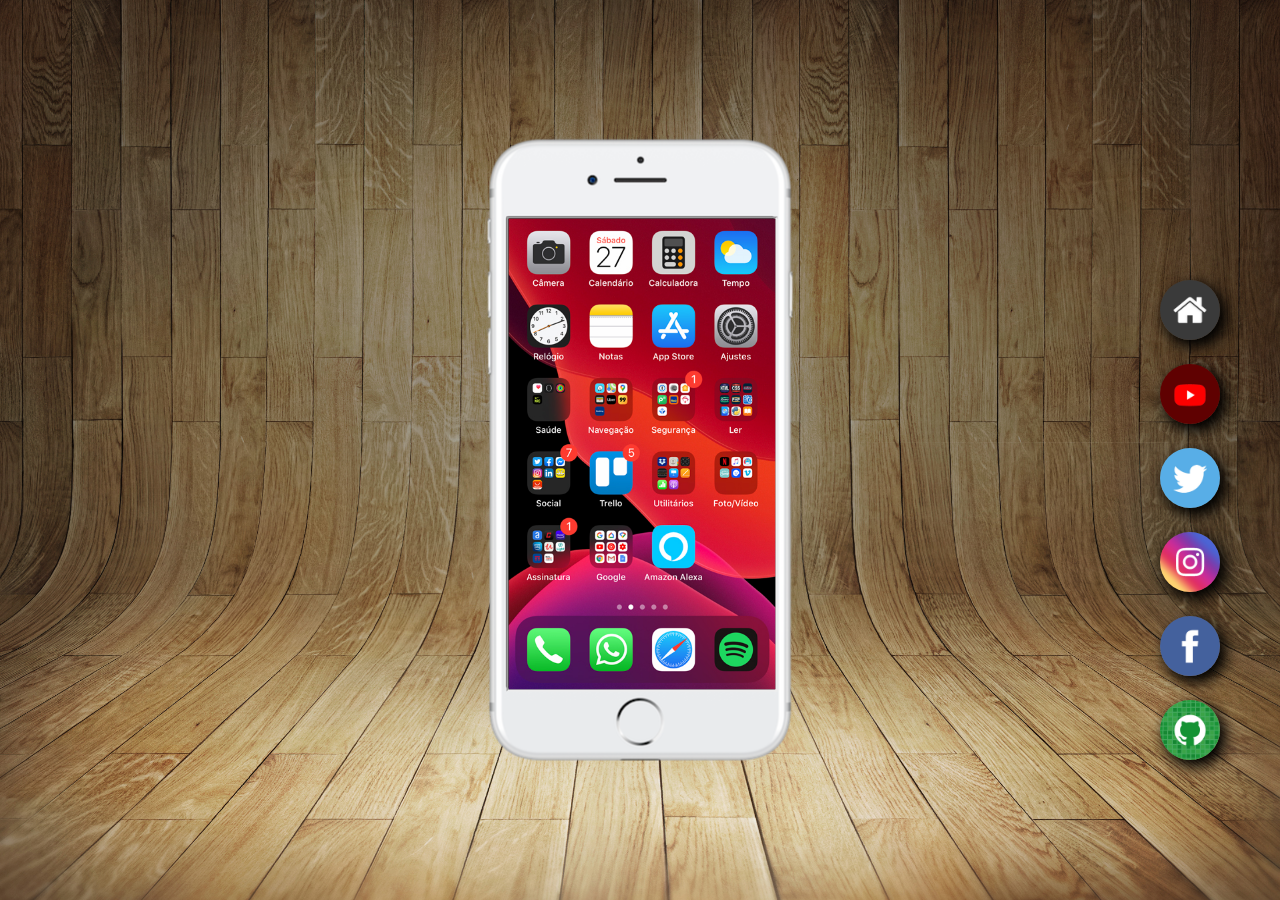
<file: index.html>
<!DOCTYPE html>
<html lang="pt-br">
<head>
    <meta charset="UTF-8">
    <meta name="viewport" content="width=device-width, initial-scale=1.0">
    <title>Projeto redes sociais</title>
    <link rel="stylesheet" href="estilos/style.css">
    <link rel="shortcut icon" href="favicon.ico" type="image/x-icon">
</head>
<body>
    <main>
        <section id="telefone">
            <iframe src="home.html" name="tela" id="tela"></iframe>
        </section>
        <section id="redes-sociais">
            <a href="home.html" target="tela"><img src="imagens/logo-home.jpg" alt="home"></a><br>
            <a href="youtube.html" target="tela"><img src="imagens/logo-youtube.jpg" alt="YouTube"></a><br>
            <a href="#" target="tela"><img src="imagens/logo-twitter.jpg" alt="Twitter"></a><br>
            <a href="instagram.html" target="tela"><img src="imagens/logo-instagram.jpg" alt="Instagram"></a><br>
            <a href="facebook.html" target="tela"><img src="imagens/logo-facebook.jpg" alt="Facebook"></a><br>
            <a href="github.html" target="tela"><img src="imagens/logo-github.jpg" alt="Github"></a>
        </section>
    </main>
</body>
</html>
</file>
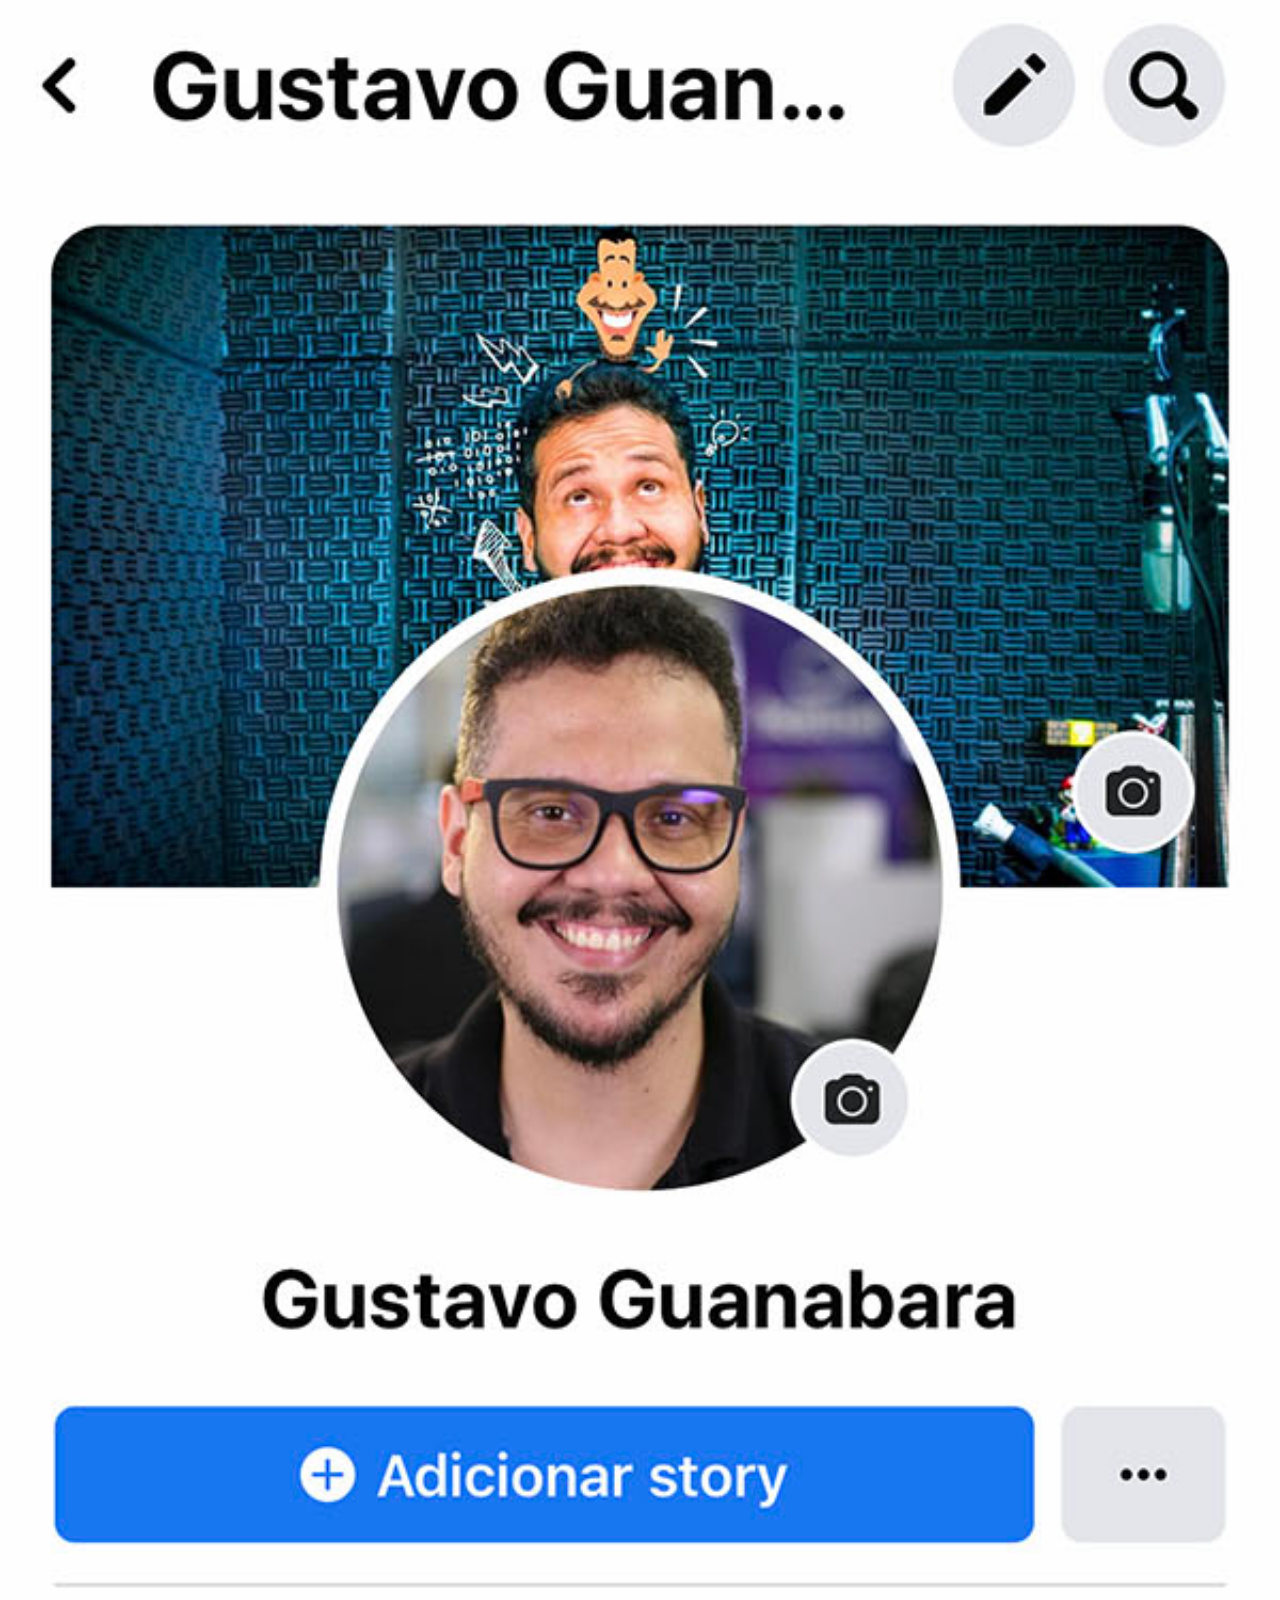
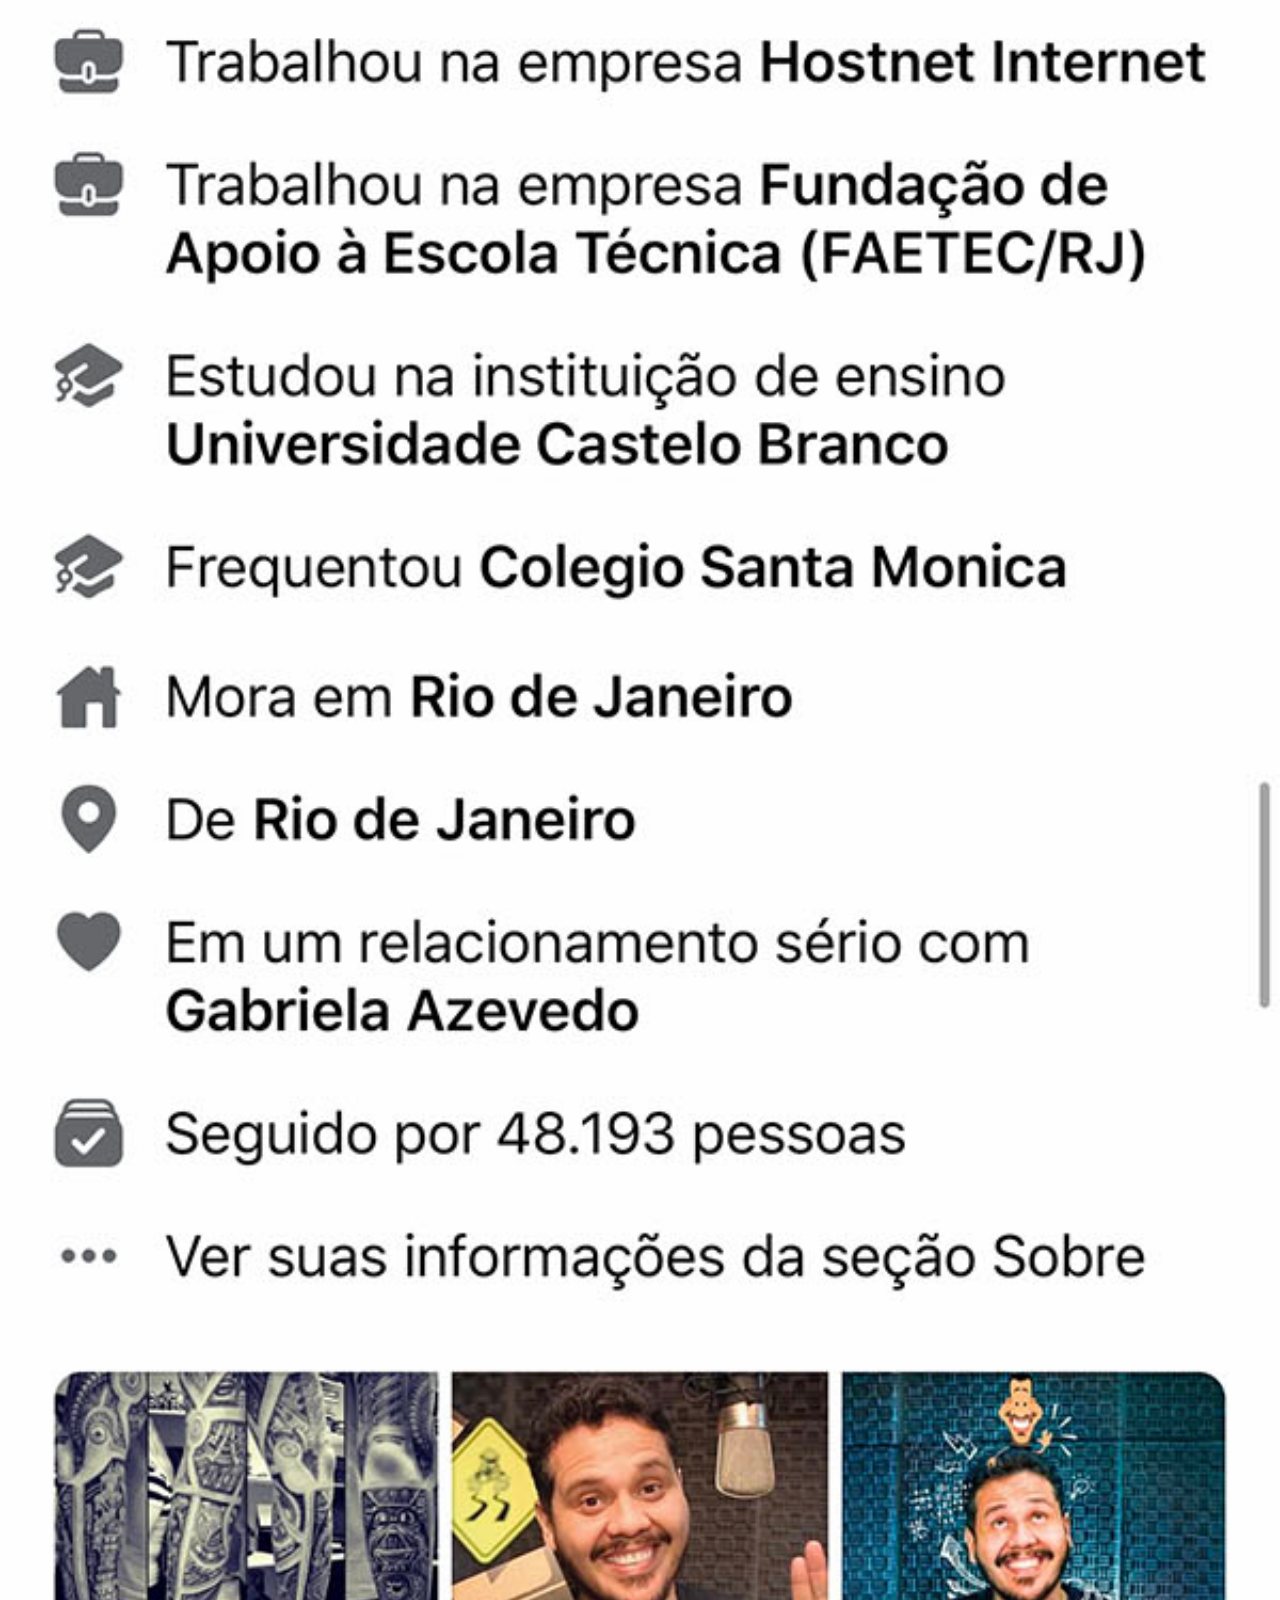
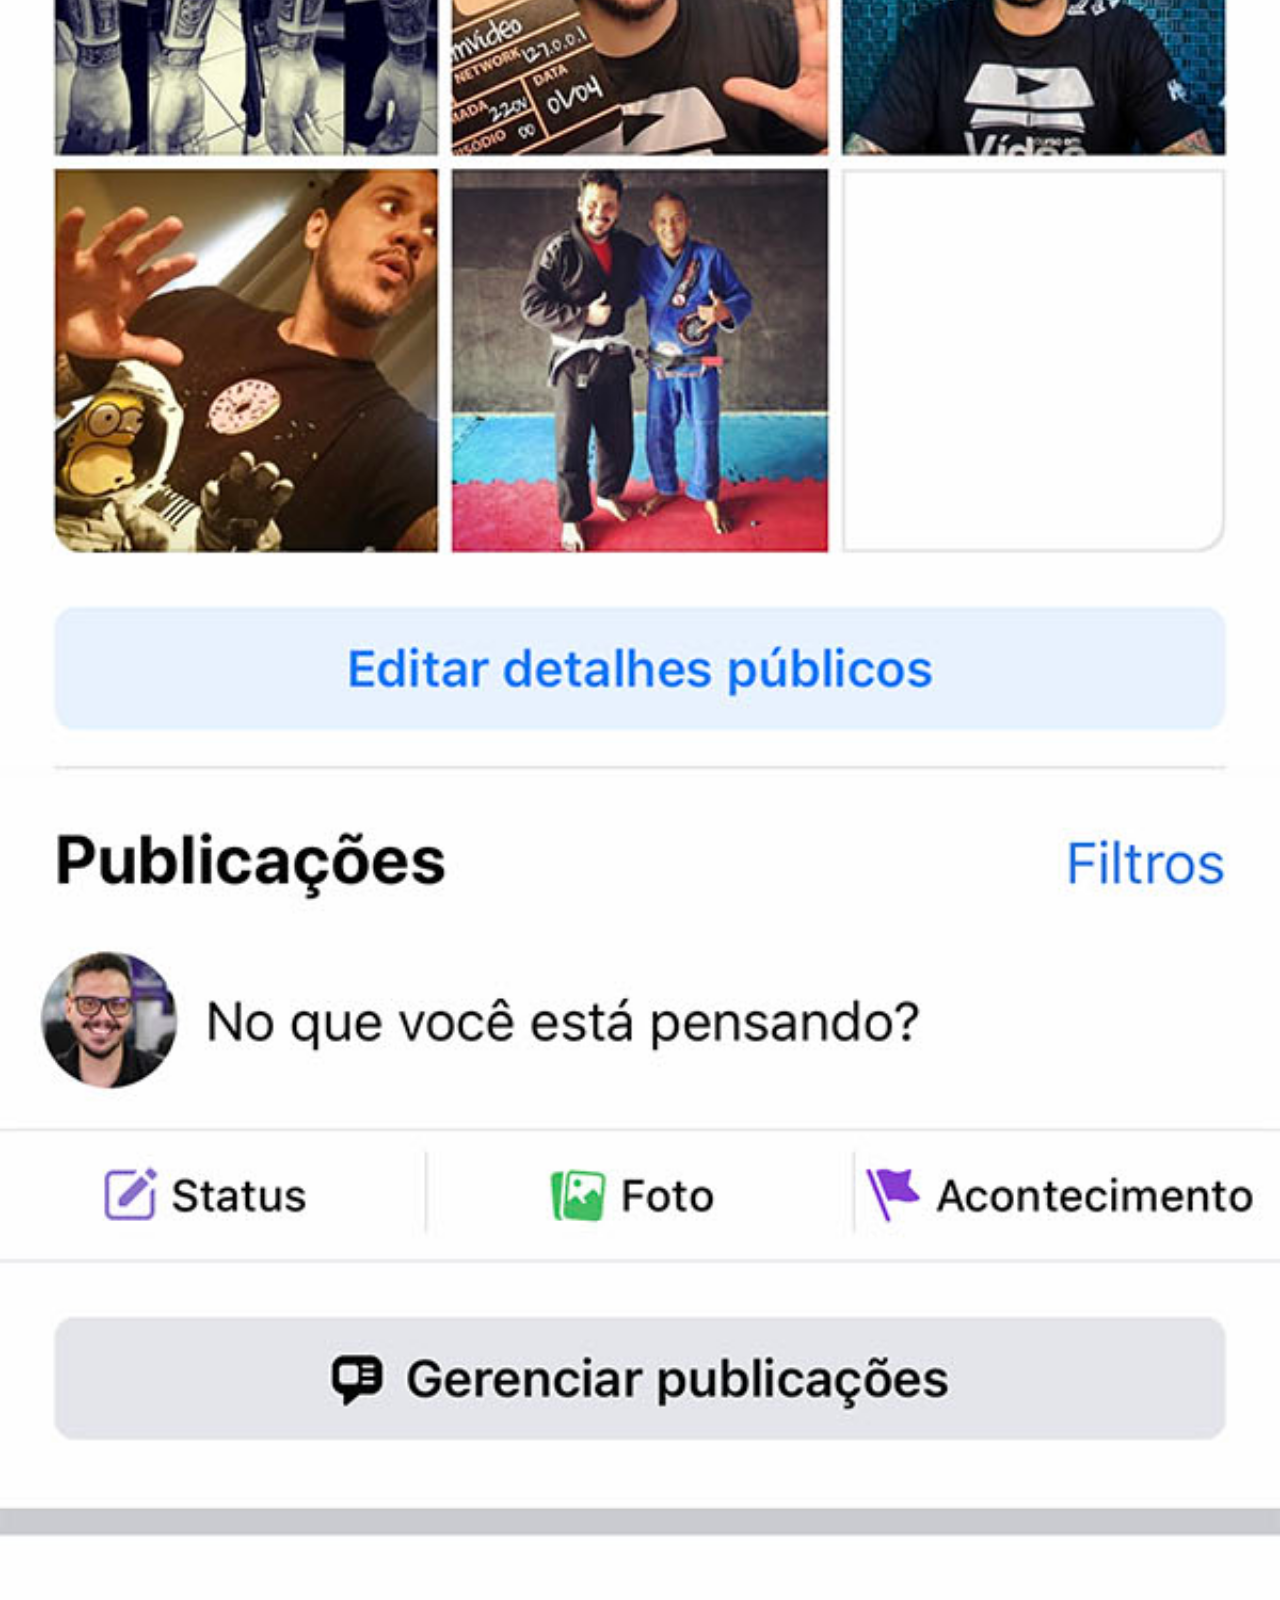
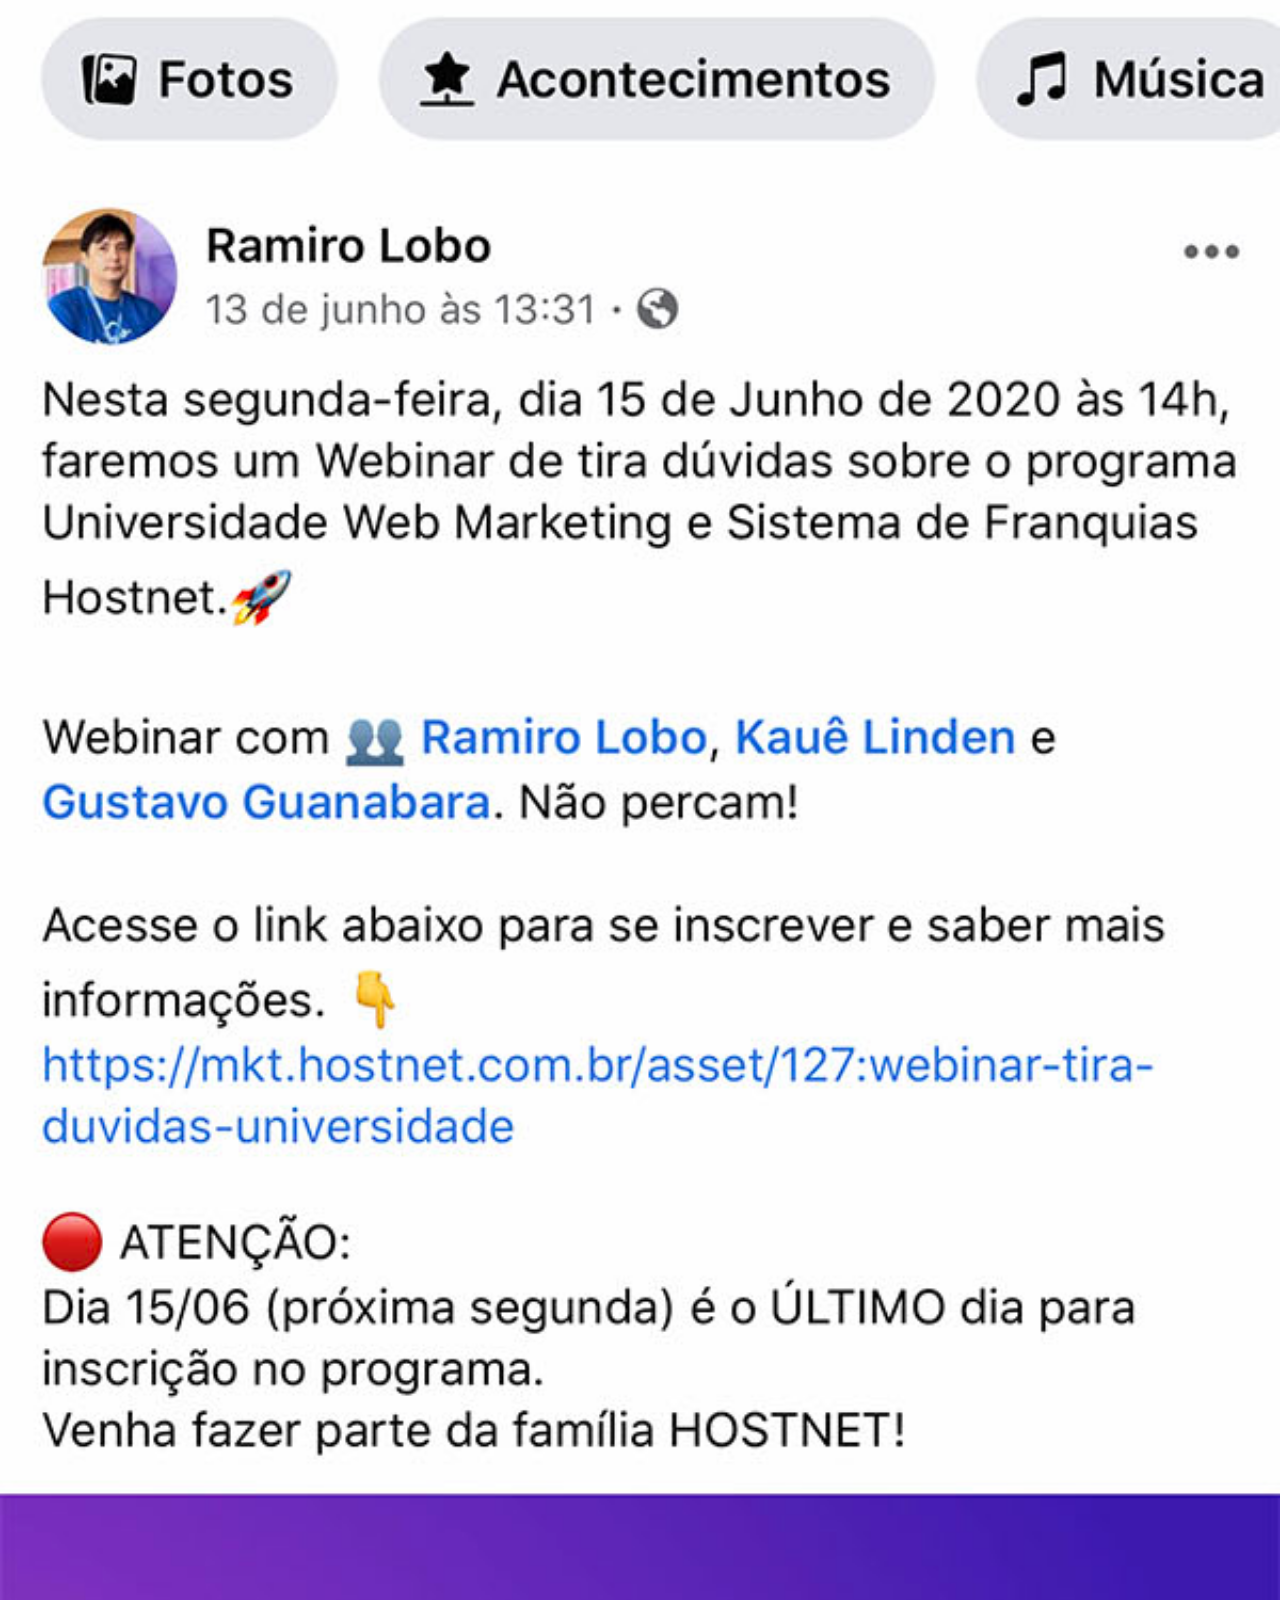
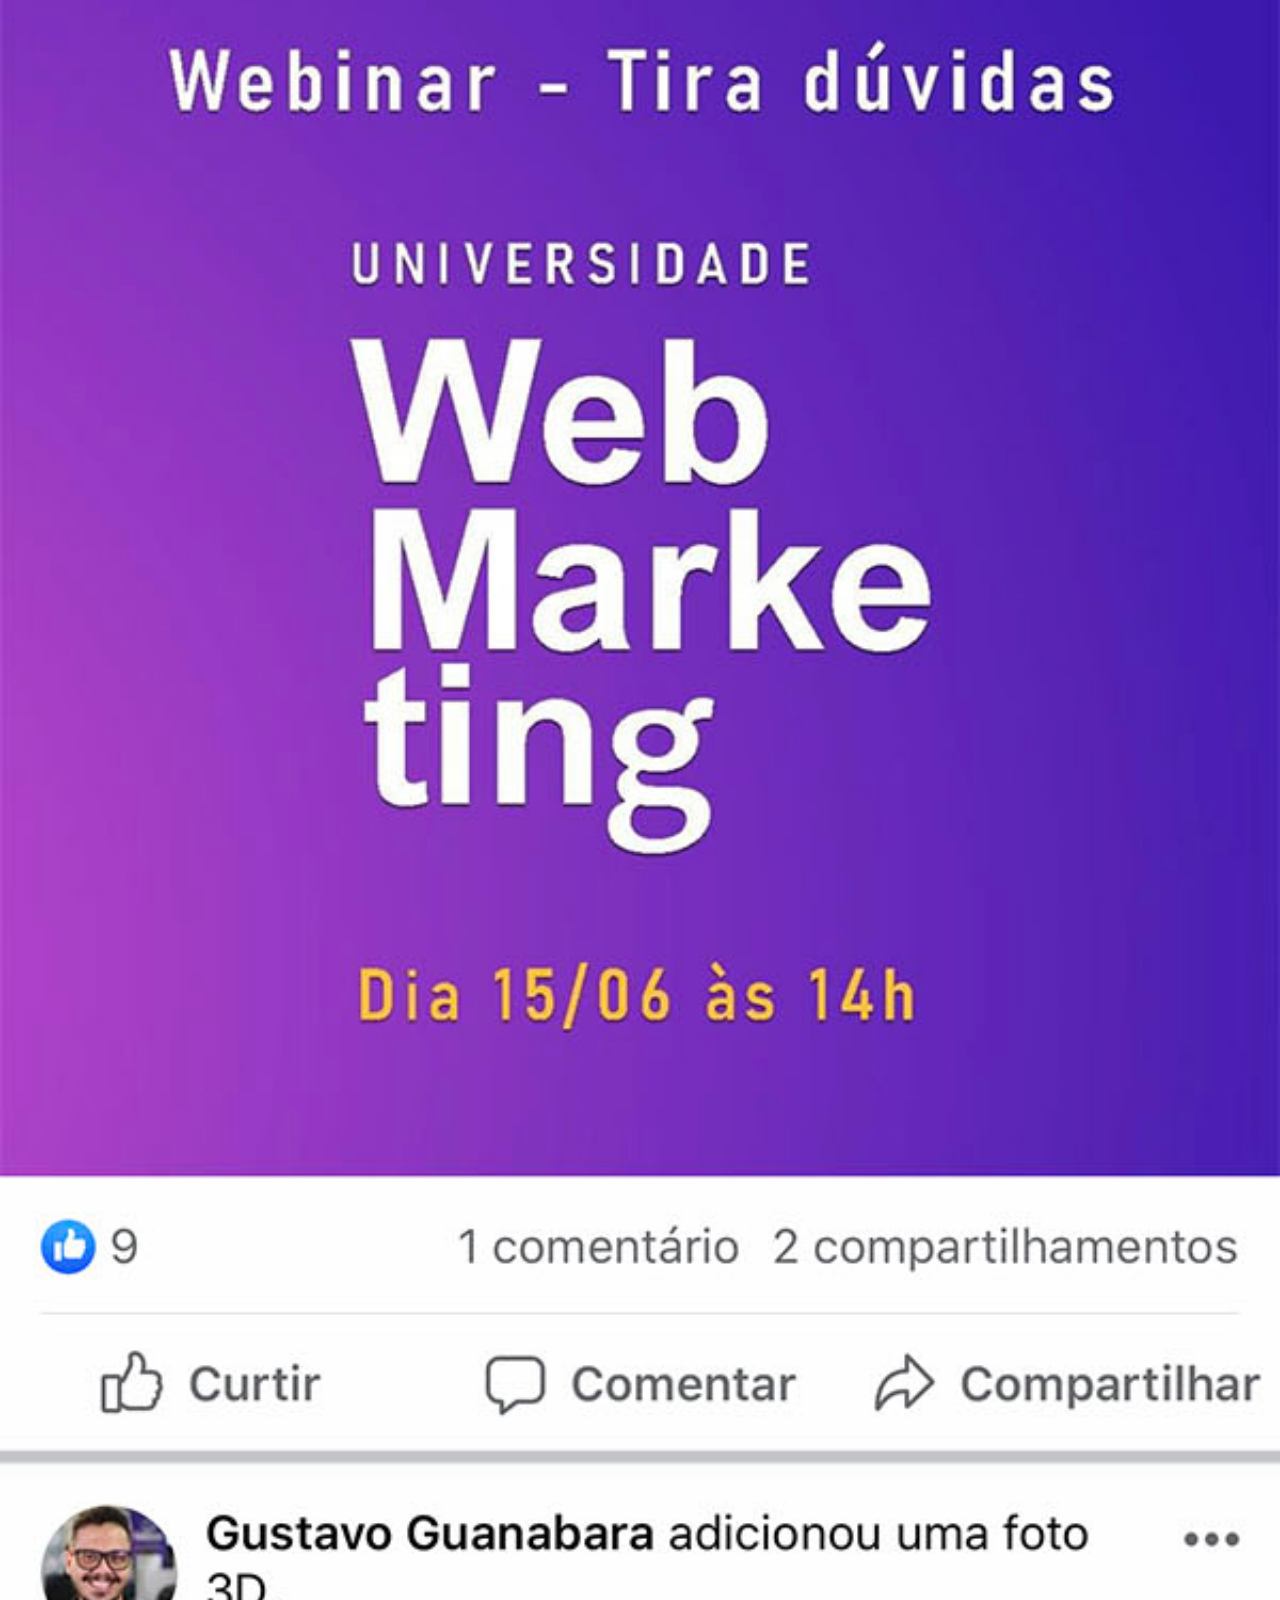
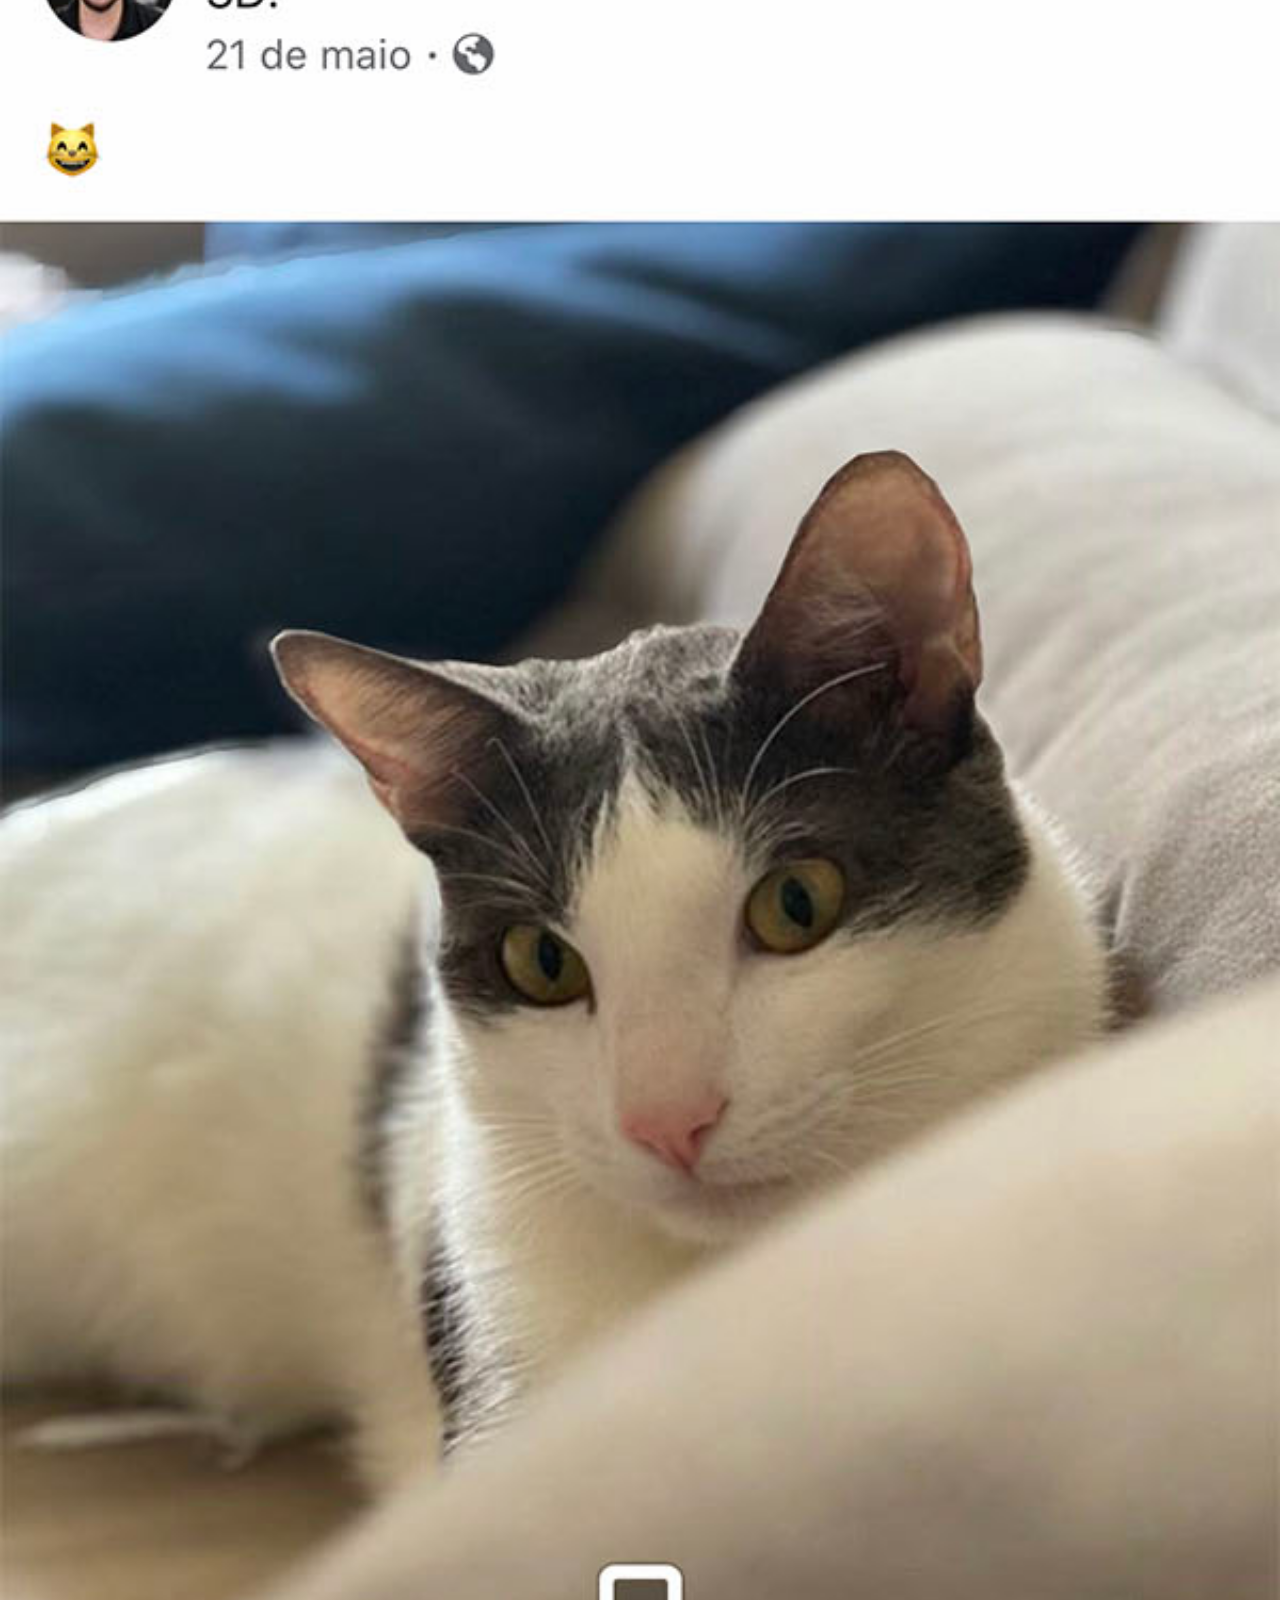
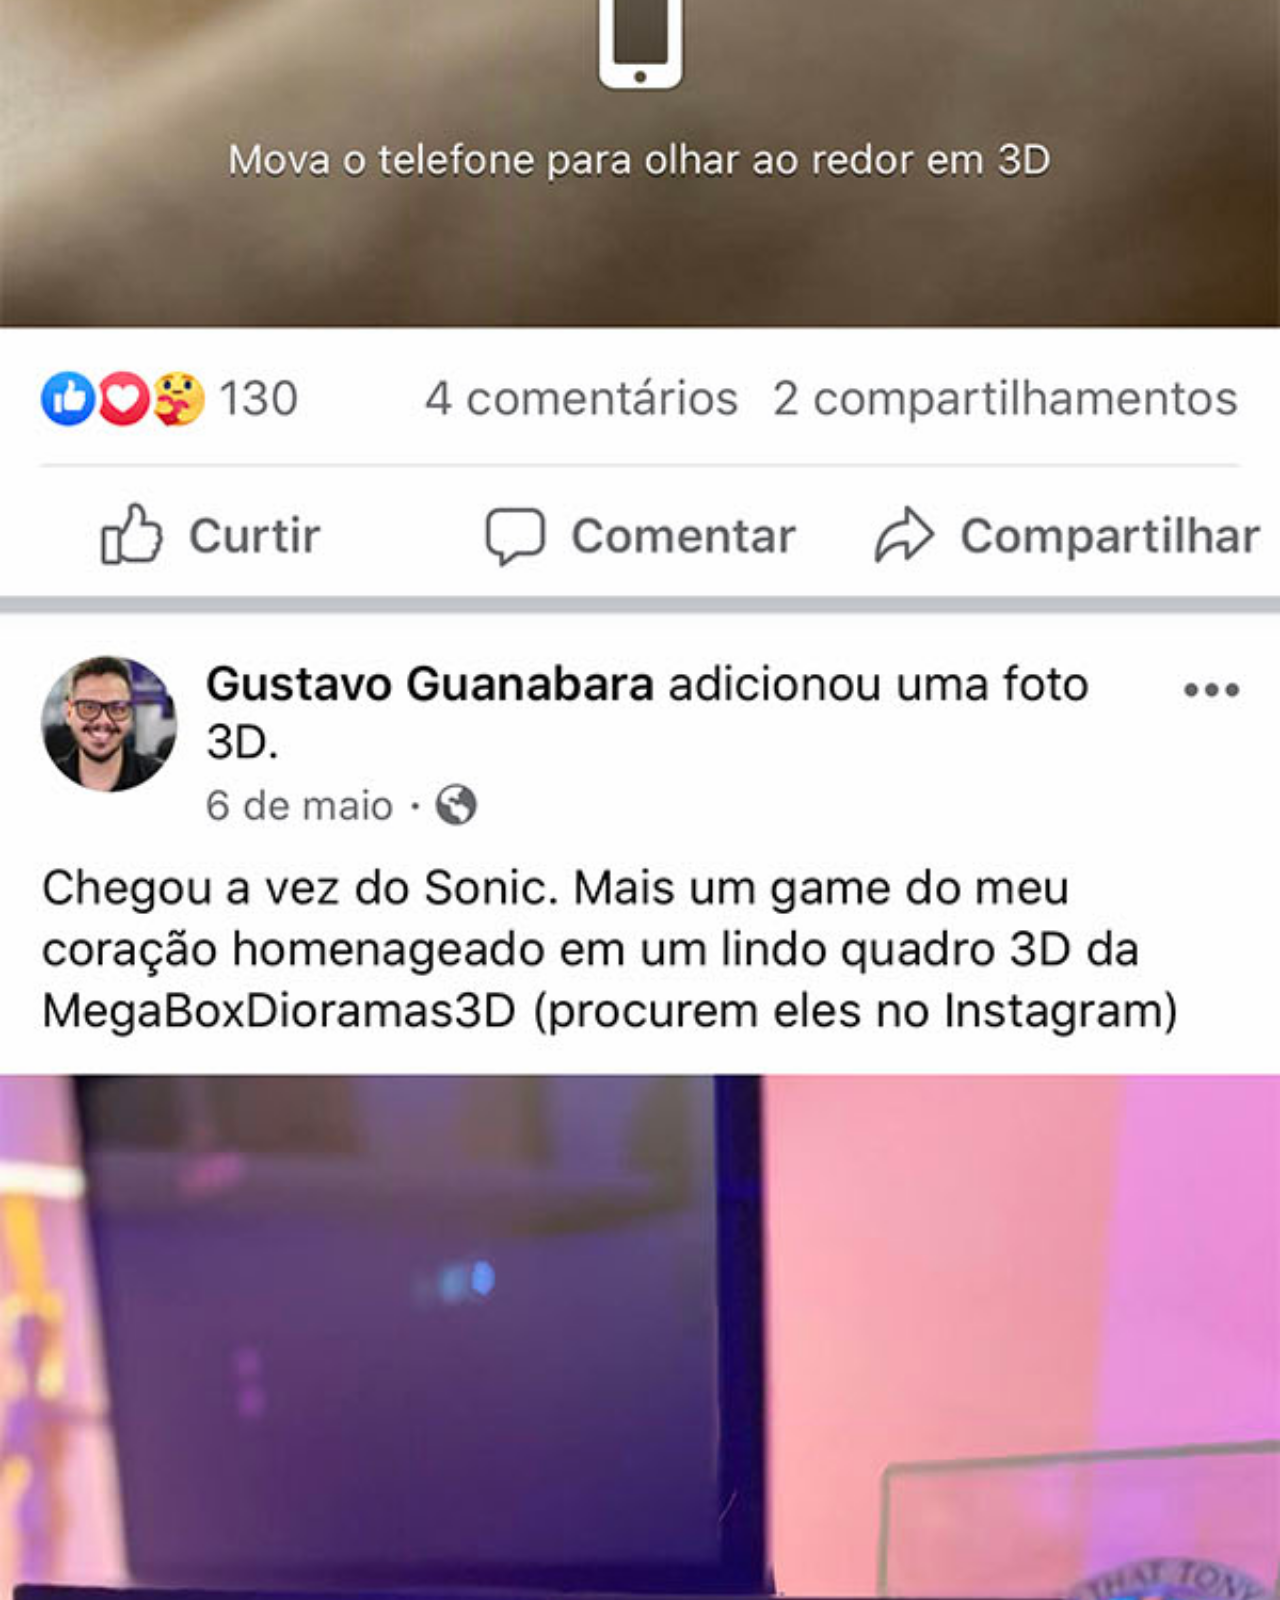
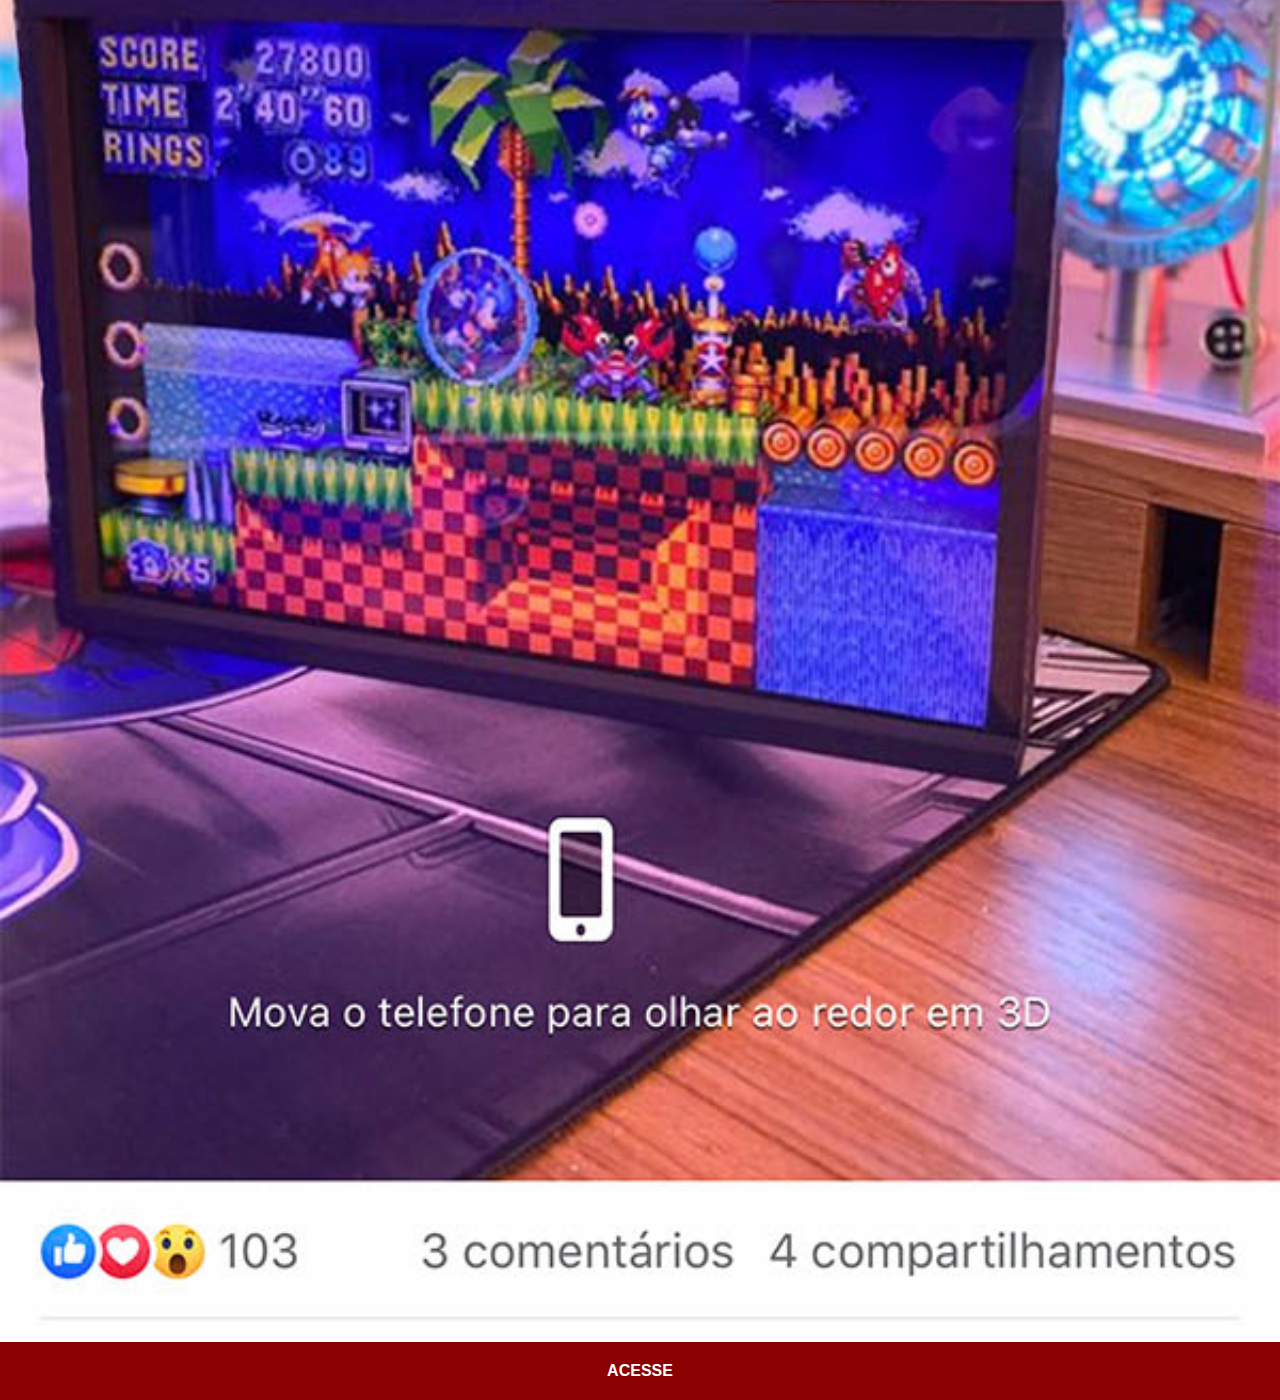
<file: facebook.html>
<!DOCTYPE html>
<html lang="en">
<head>
    <meta charset="UTF-8">
    <meta name="viewport" content="width=device-width, initial-scale=1.0">
    <title>facebook</title>
    <link rel="stylesheet" href="estilos/social.css">
</head>
<body>
    <img src="imagens/tela-facebook.jpg" alt="facebook">
    <a href="">ACESSE</a>
</body>
</html>
</file>
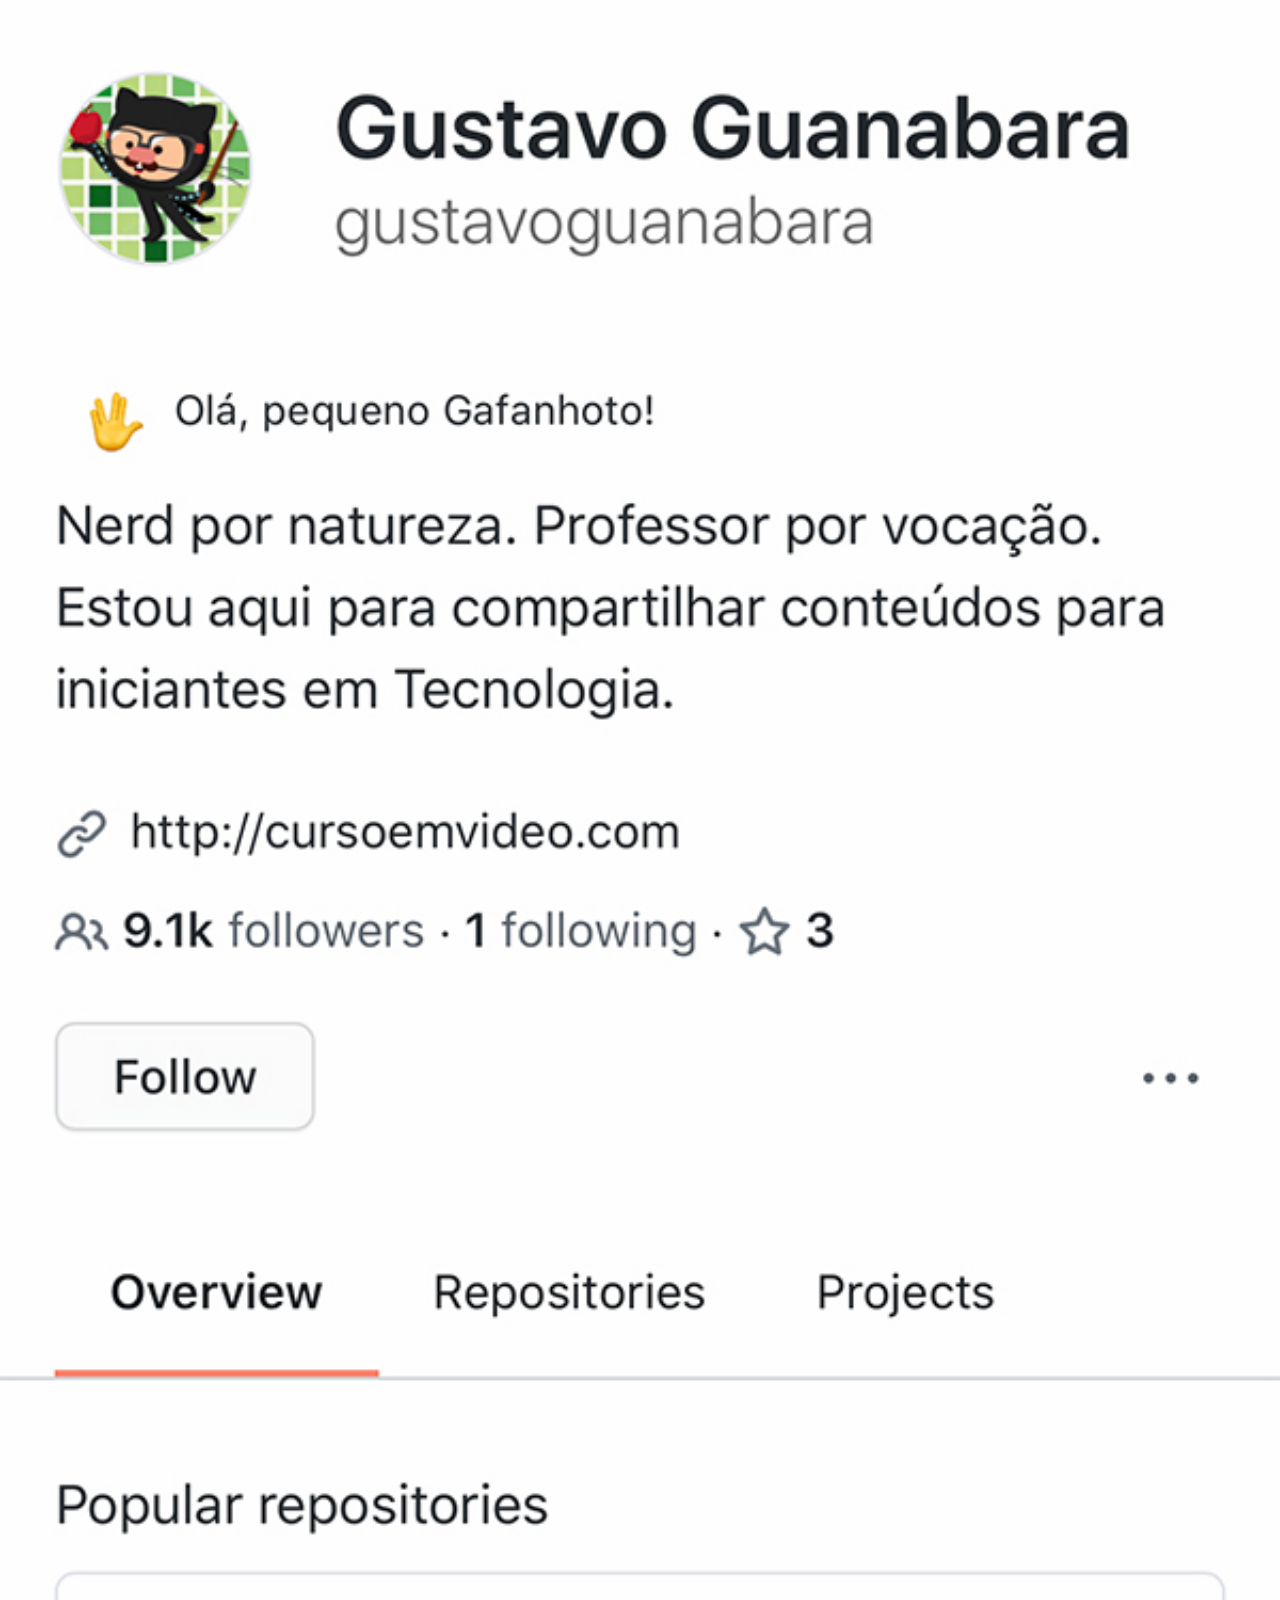
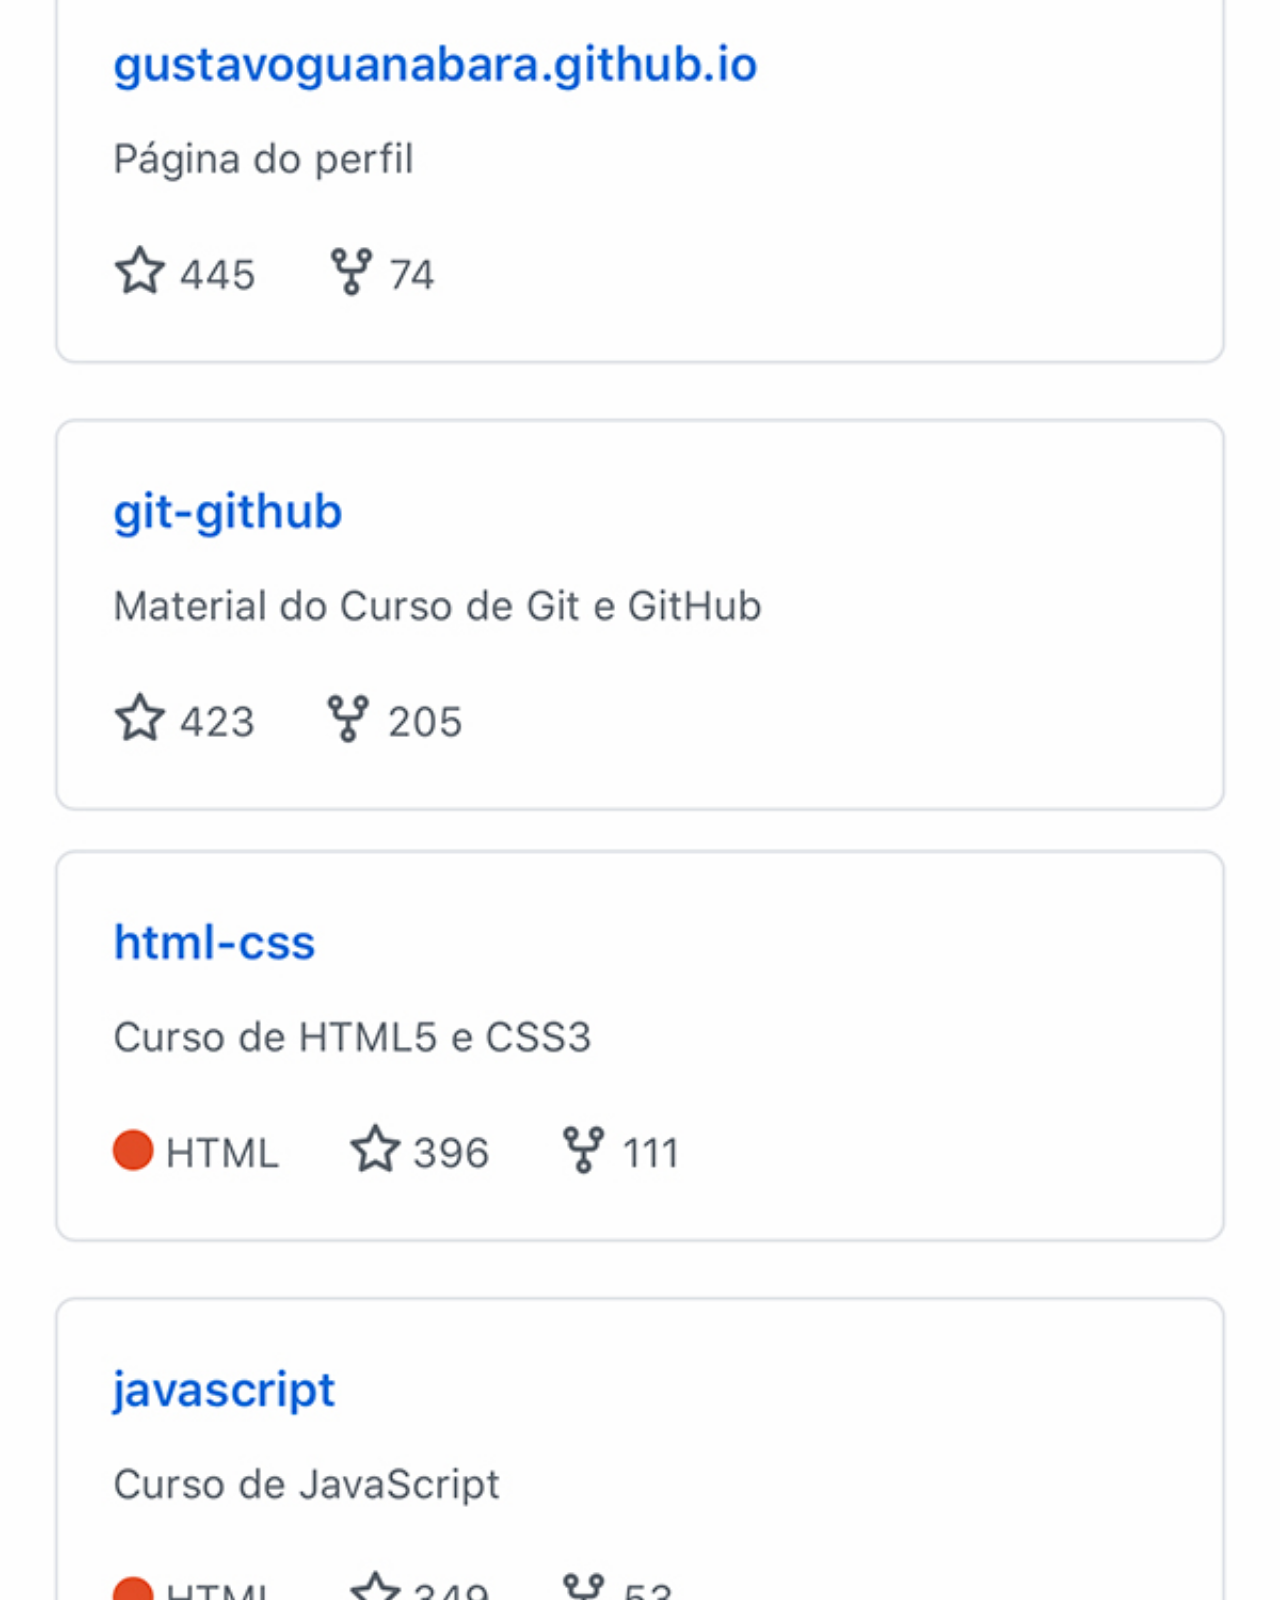
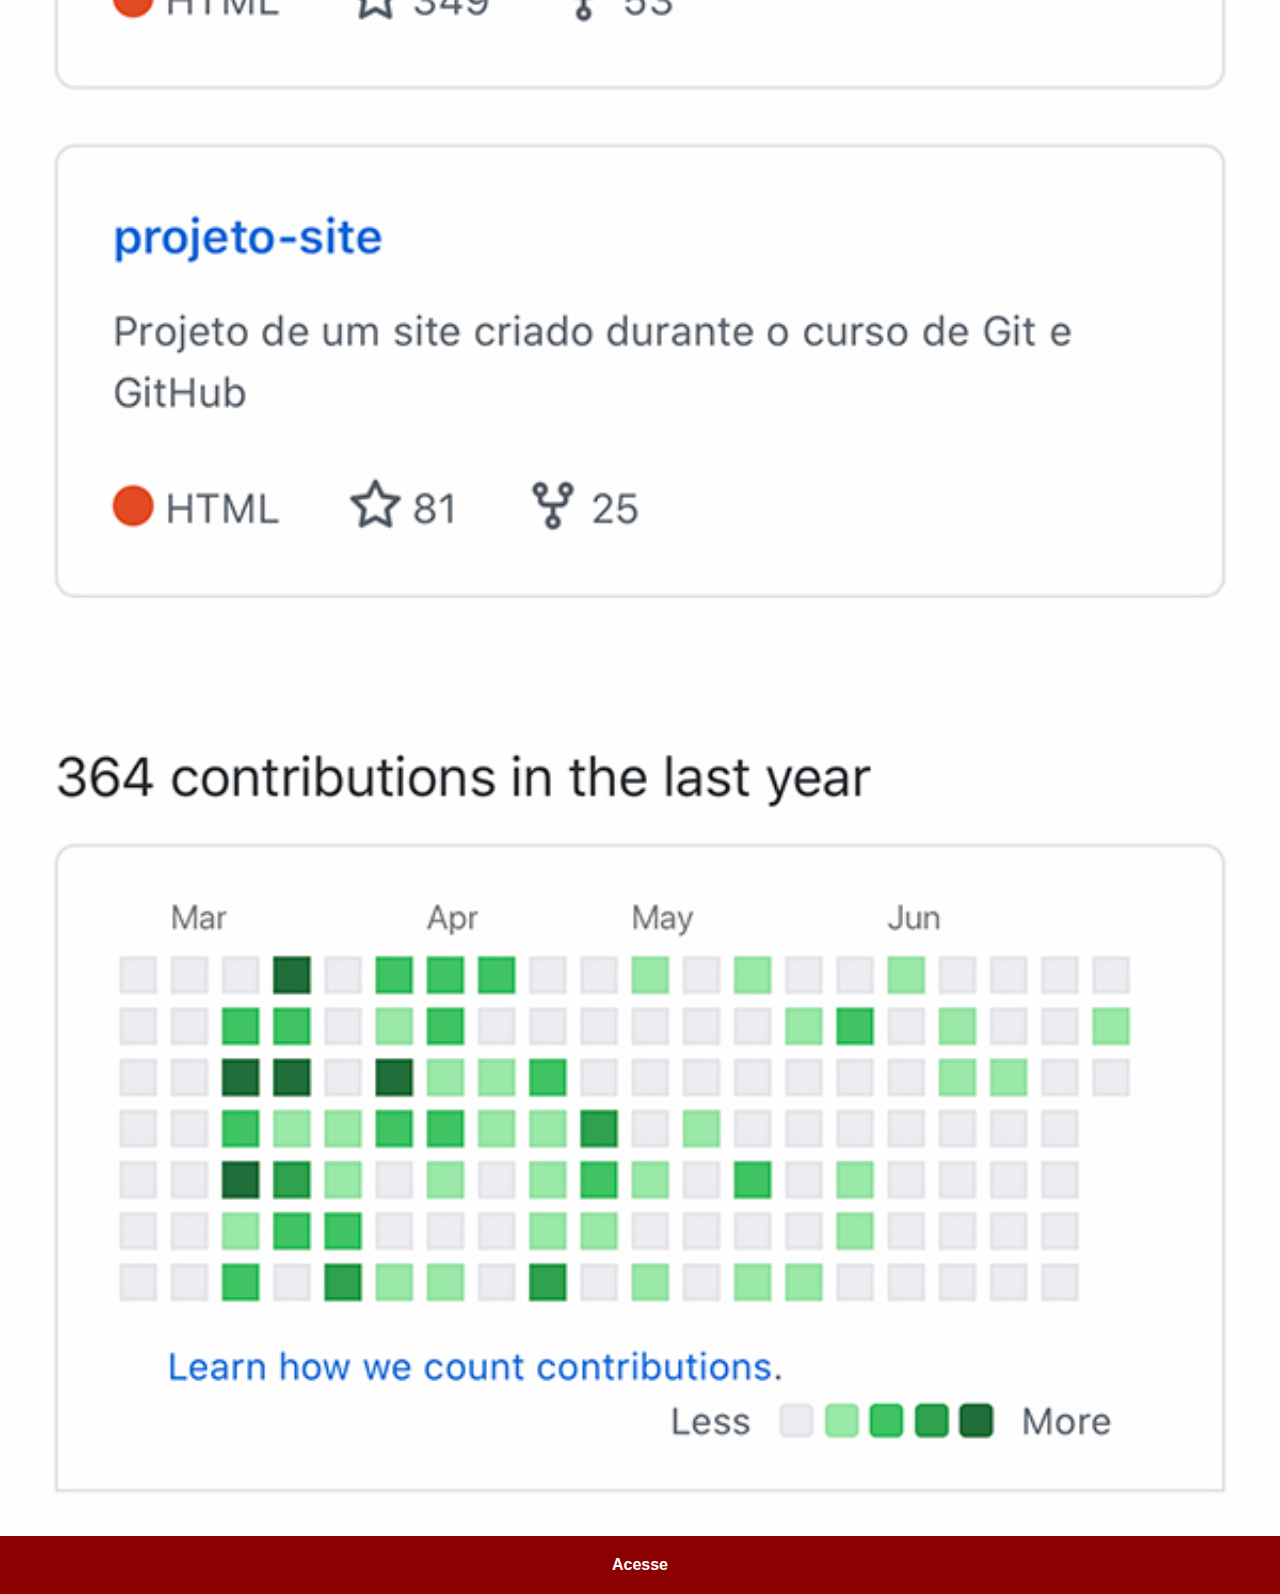
<file: github.html>
<!DOCTYPE html>
<html lang="pt-br">
<head>
    <meta charset="UTF-8">
    <meta name="viewport" content="width=device-width, initial-scale=1.0">
    <title>Github</title>
    <link rel="stylesheet" href="estilos/social.css">
</head>
<body>
    <img src="imagens/tela-github.jpg" alt="Github">
    <a href="https://github.com/DevBrenner" target="_blank">Acesse</a>
</body>
</html>
</file>
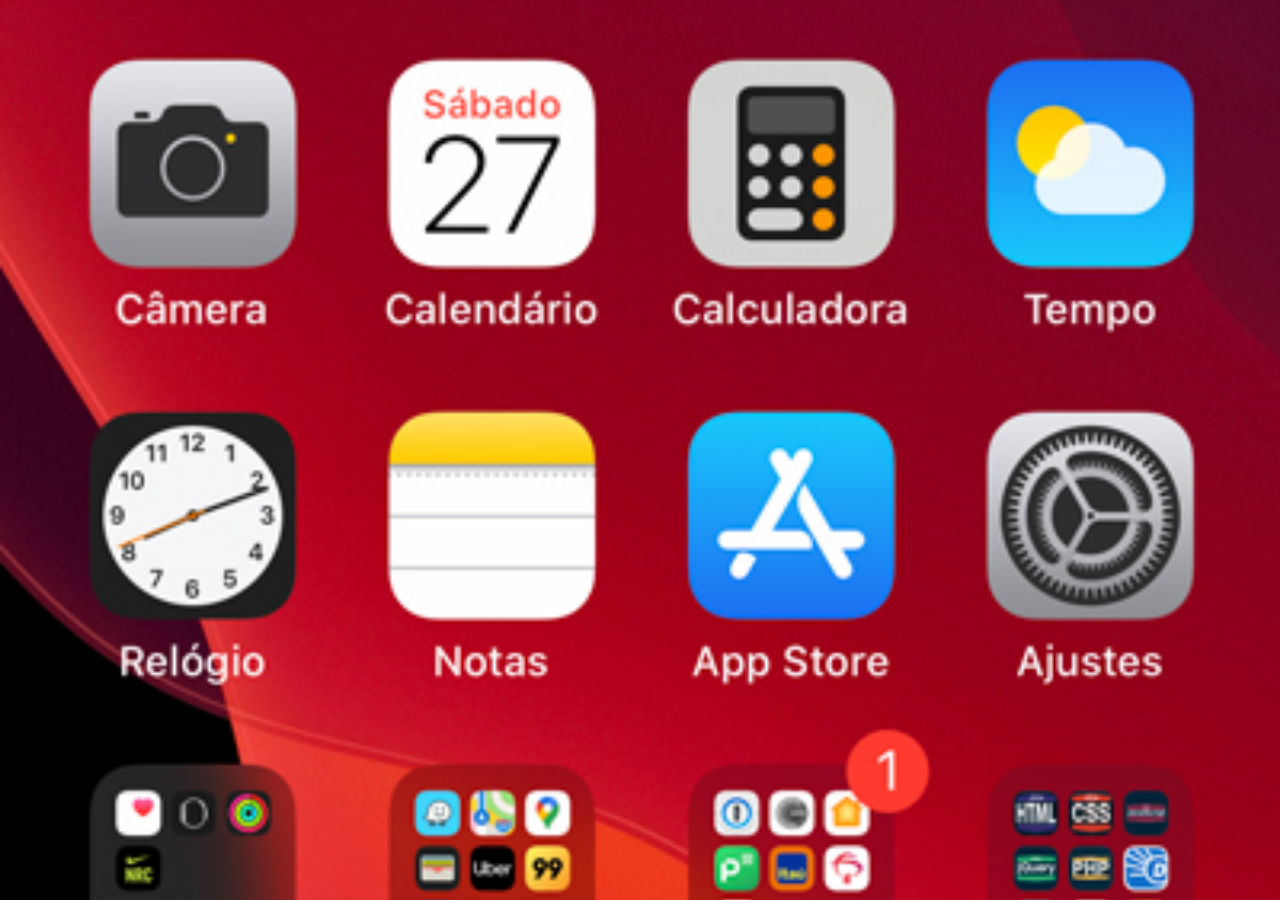
<file: home.html>
<!DOCTYPE html>
<html lang="pt-br">
<head>
    <meta charset="UTF-8">
    <meta name="viewport" content="width=device-width, initial-scale=1.0">
    <title>home</title>
</head>
<style>
   *{
    margin: 0px;
    padding: 0px;
   } 

   body{
    width: 100vw;
    height: 100vh;
    background: black url(imagens/tela-home.jpg) no-repeat top center;
    background-size: cover;
   }
</style>
<body>
    
</body>
</html>
</file>
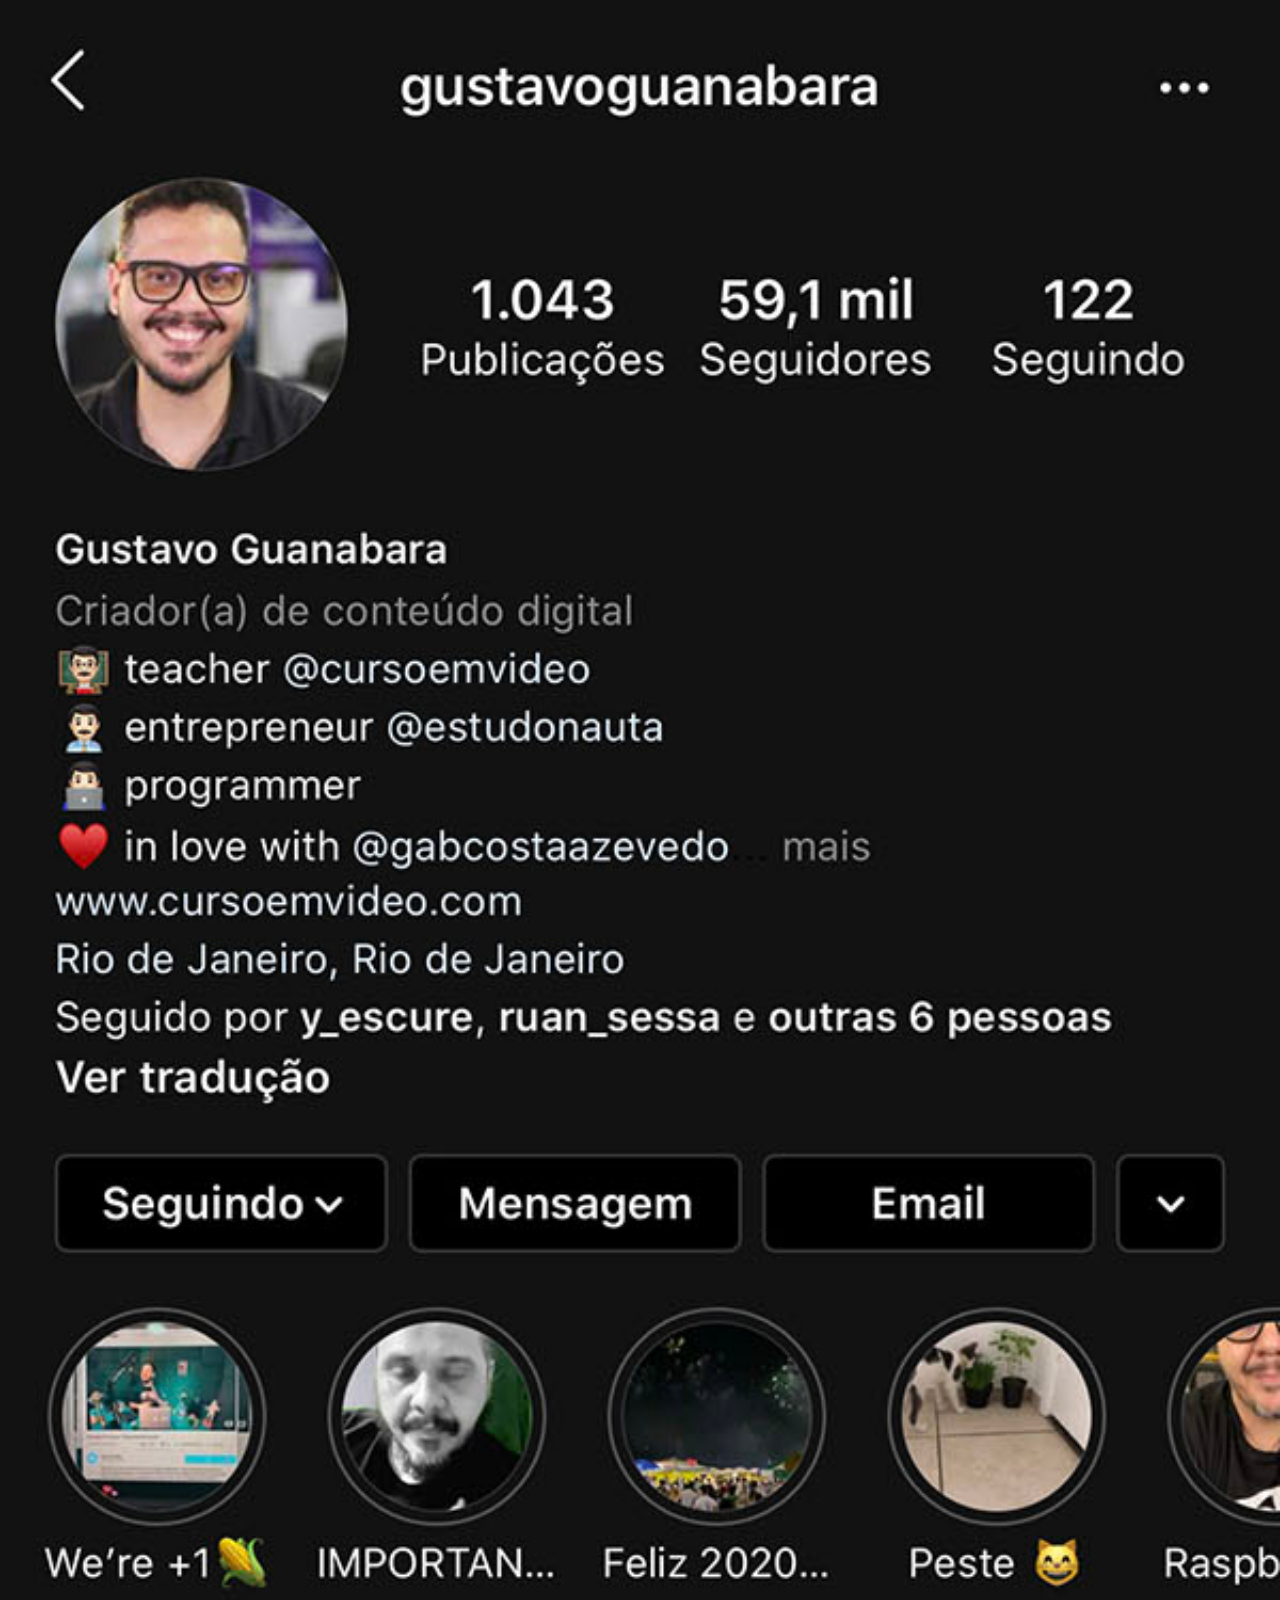
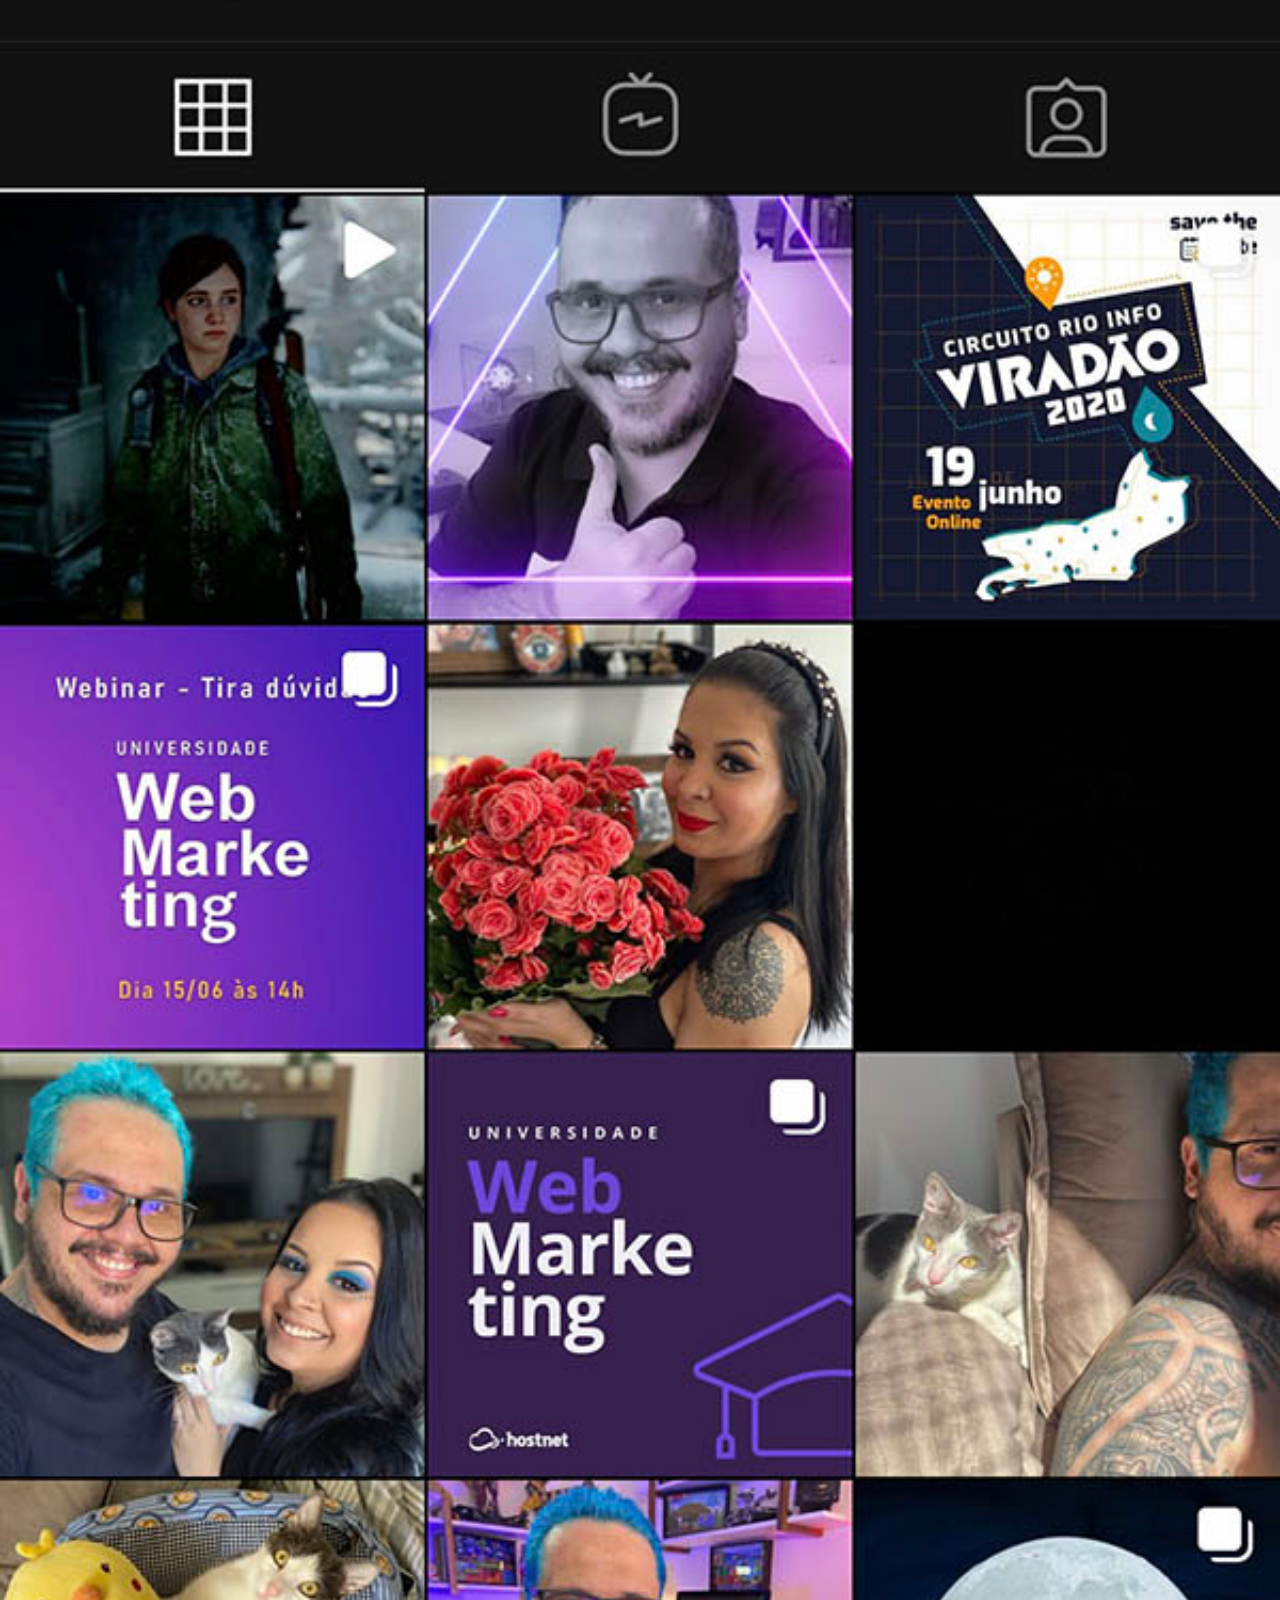
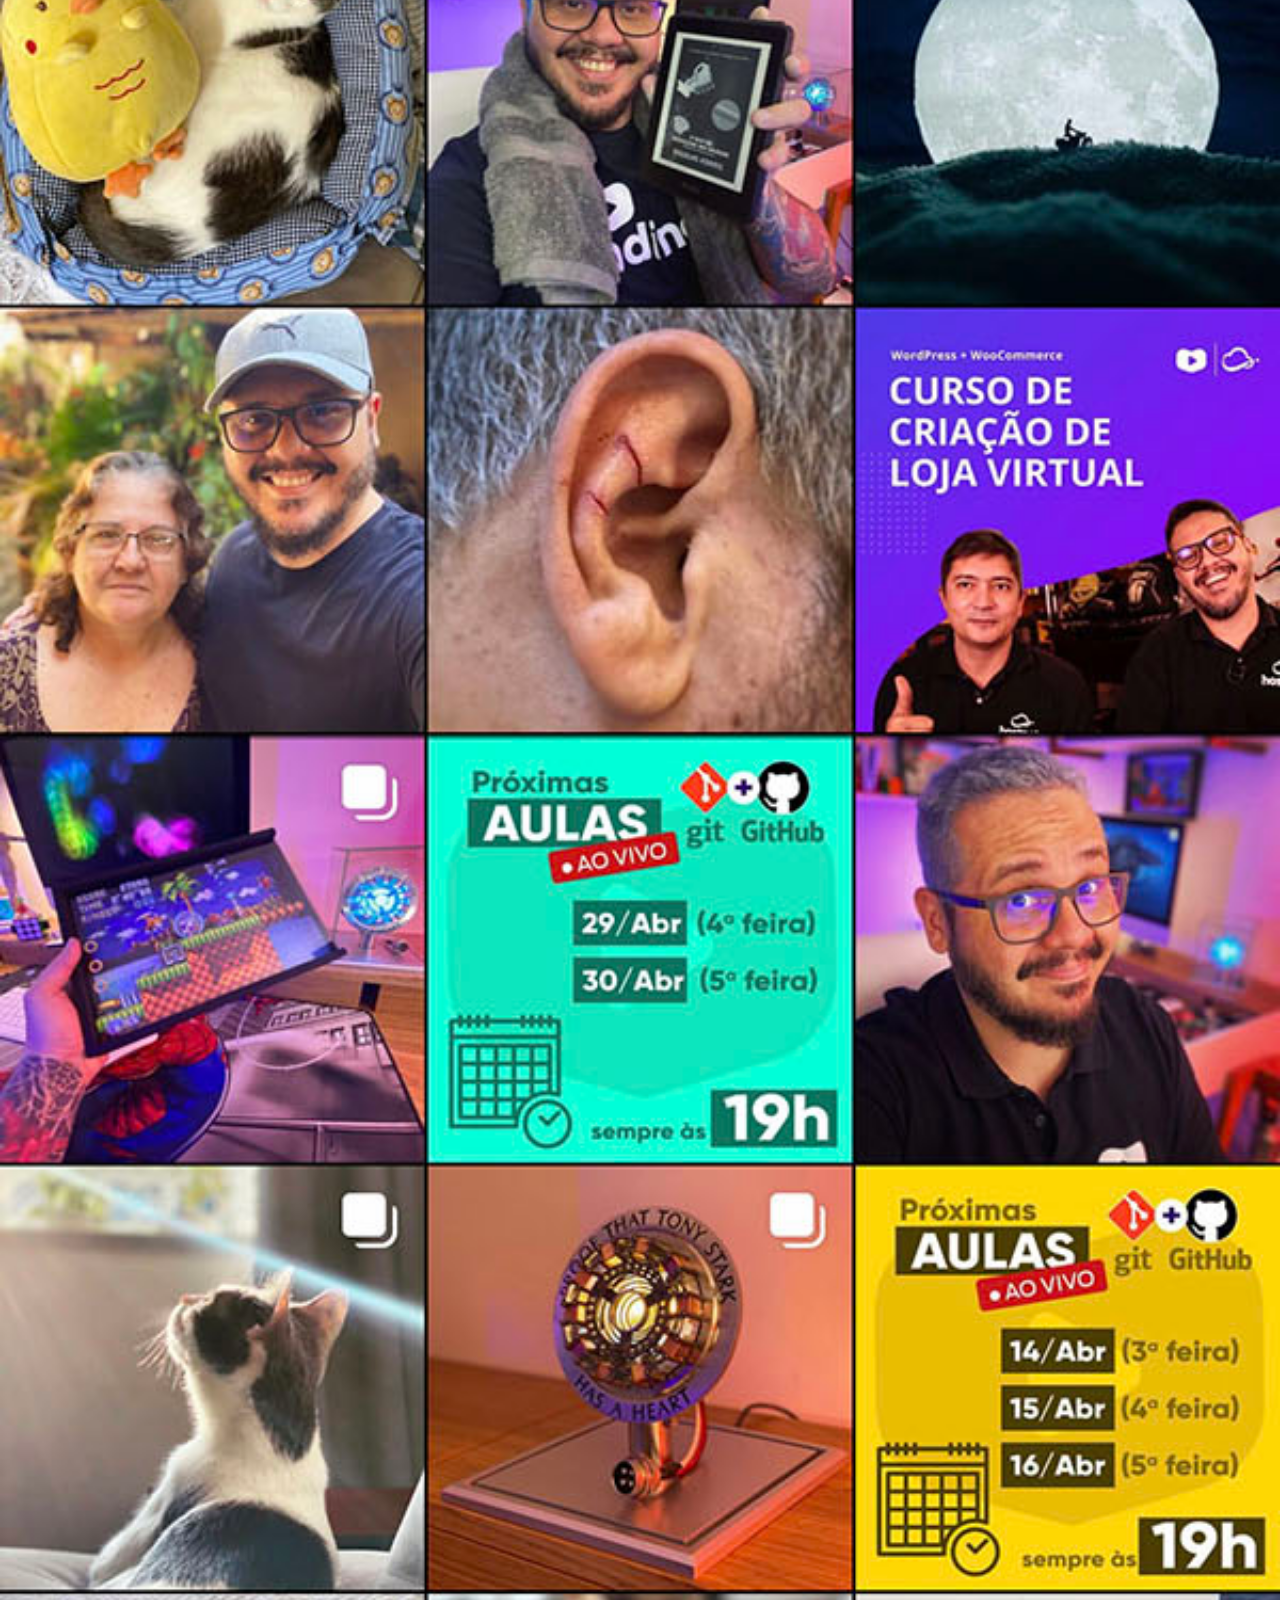
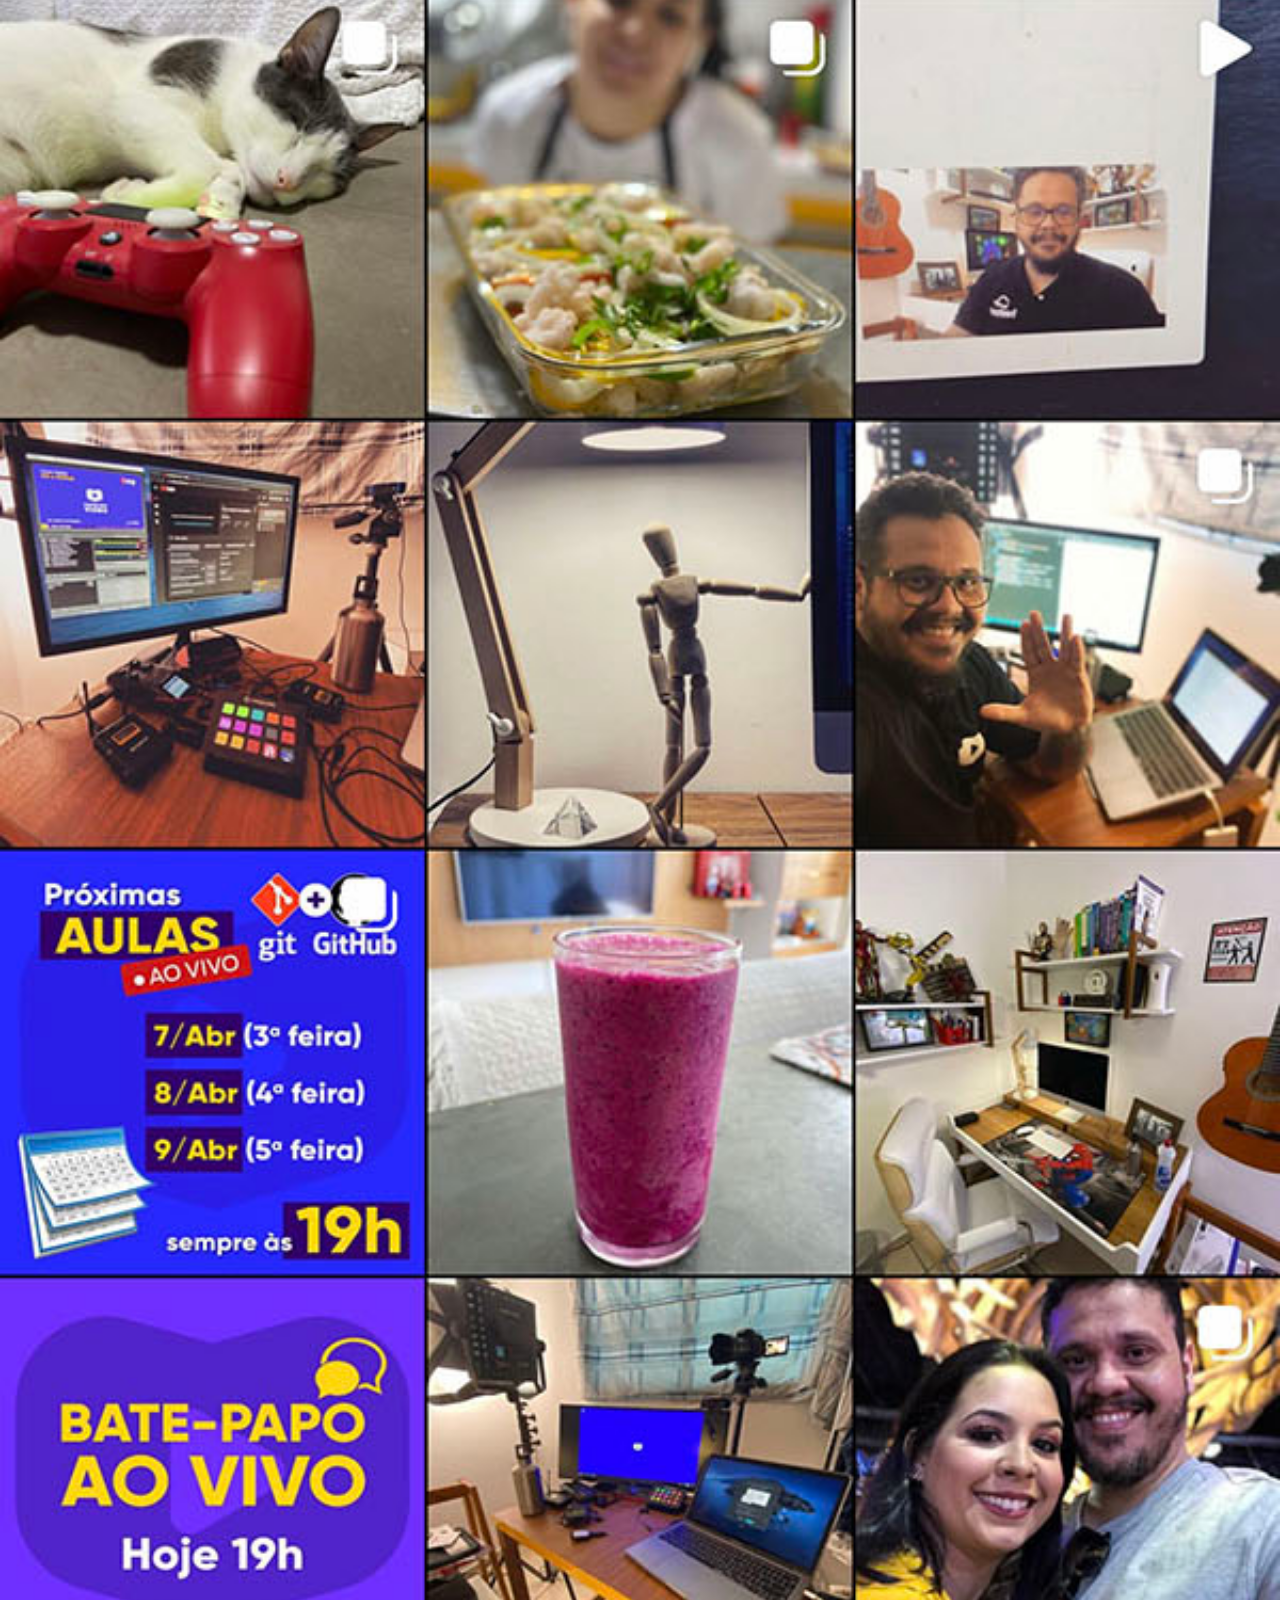
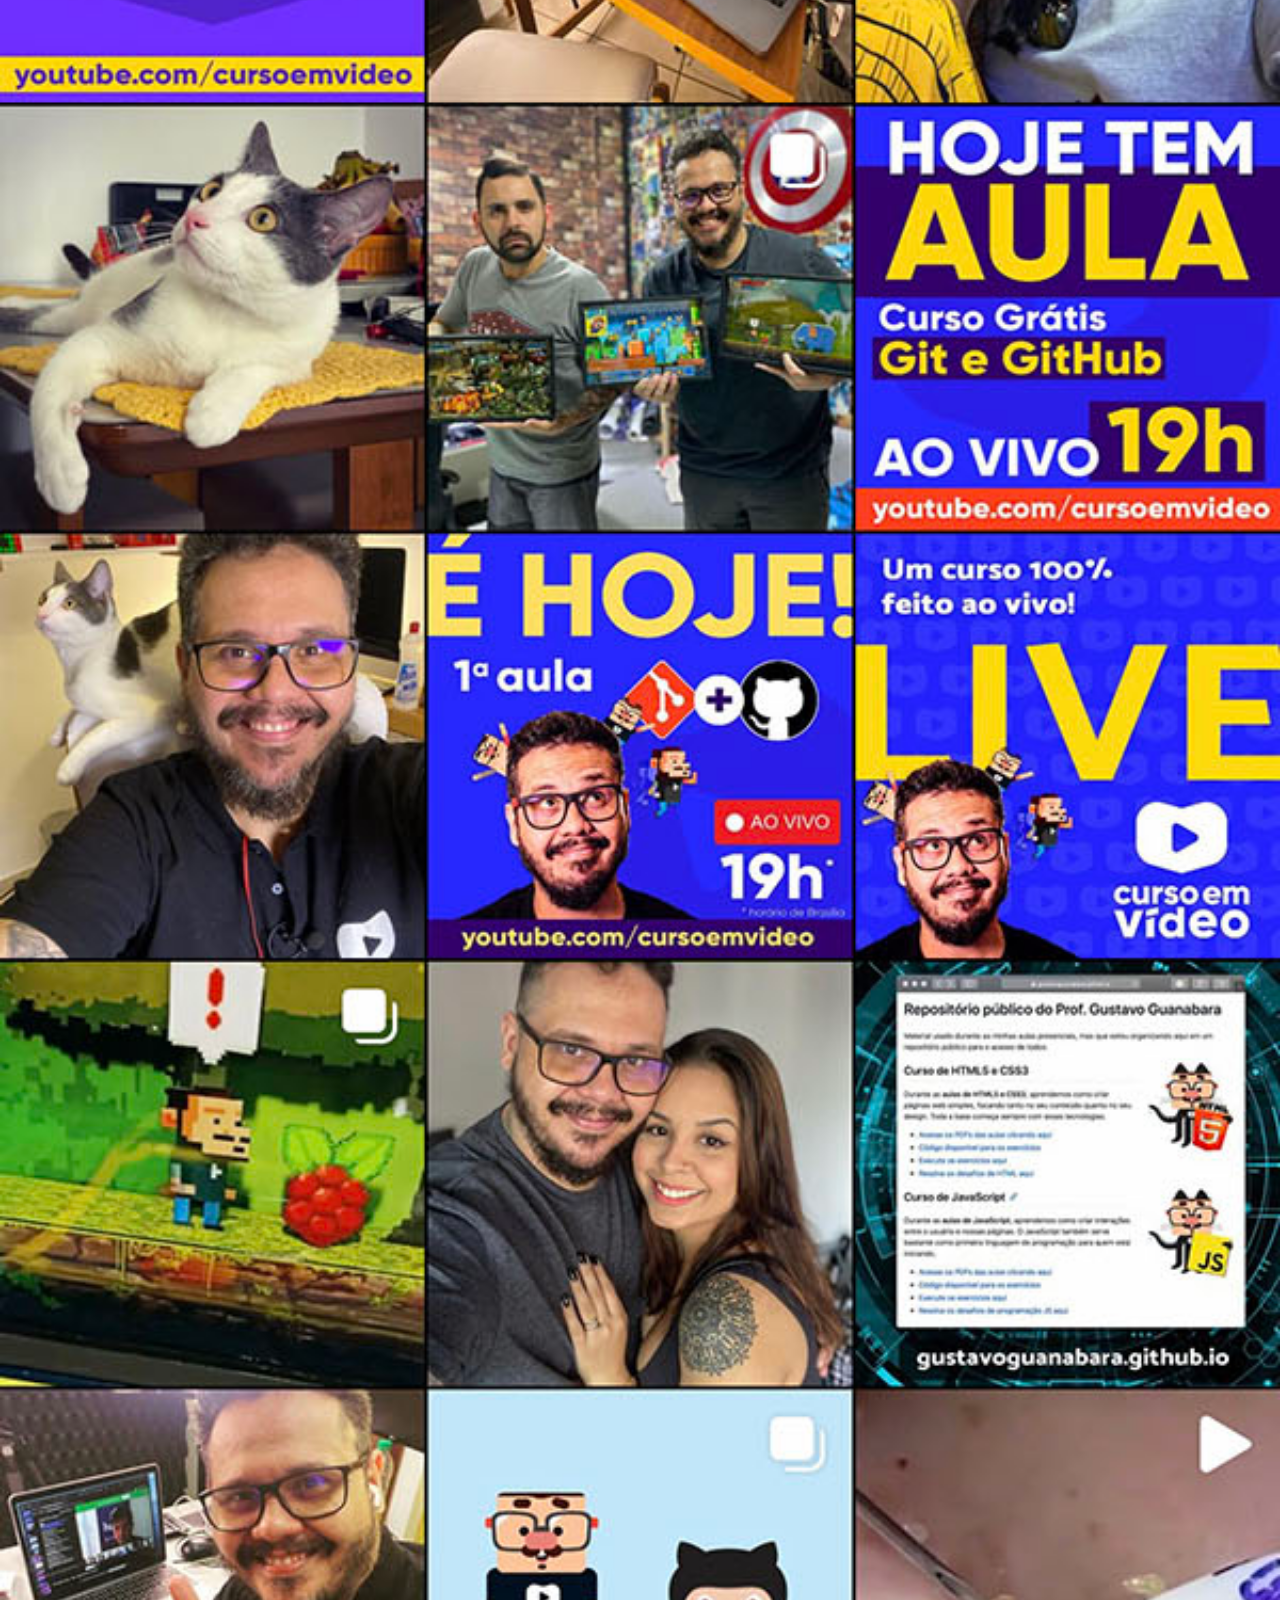
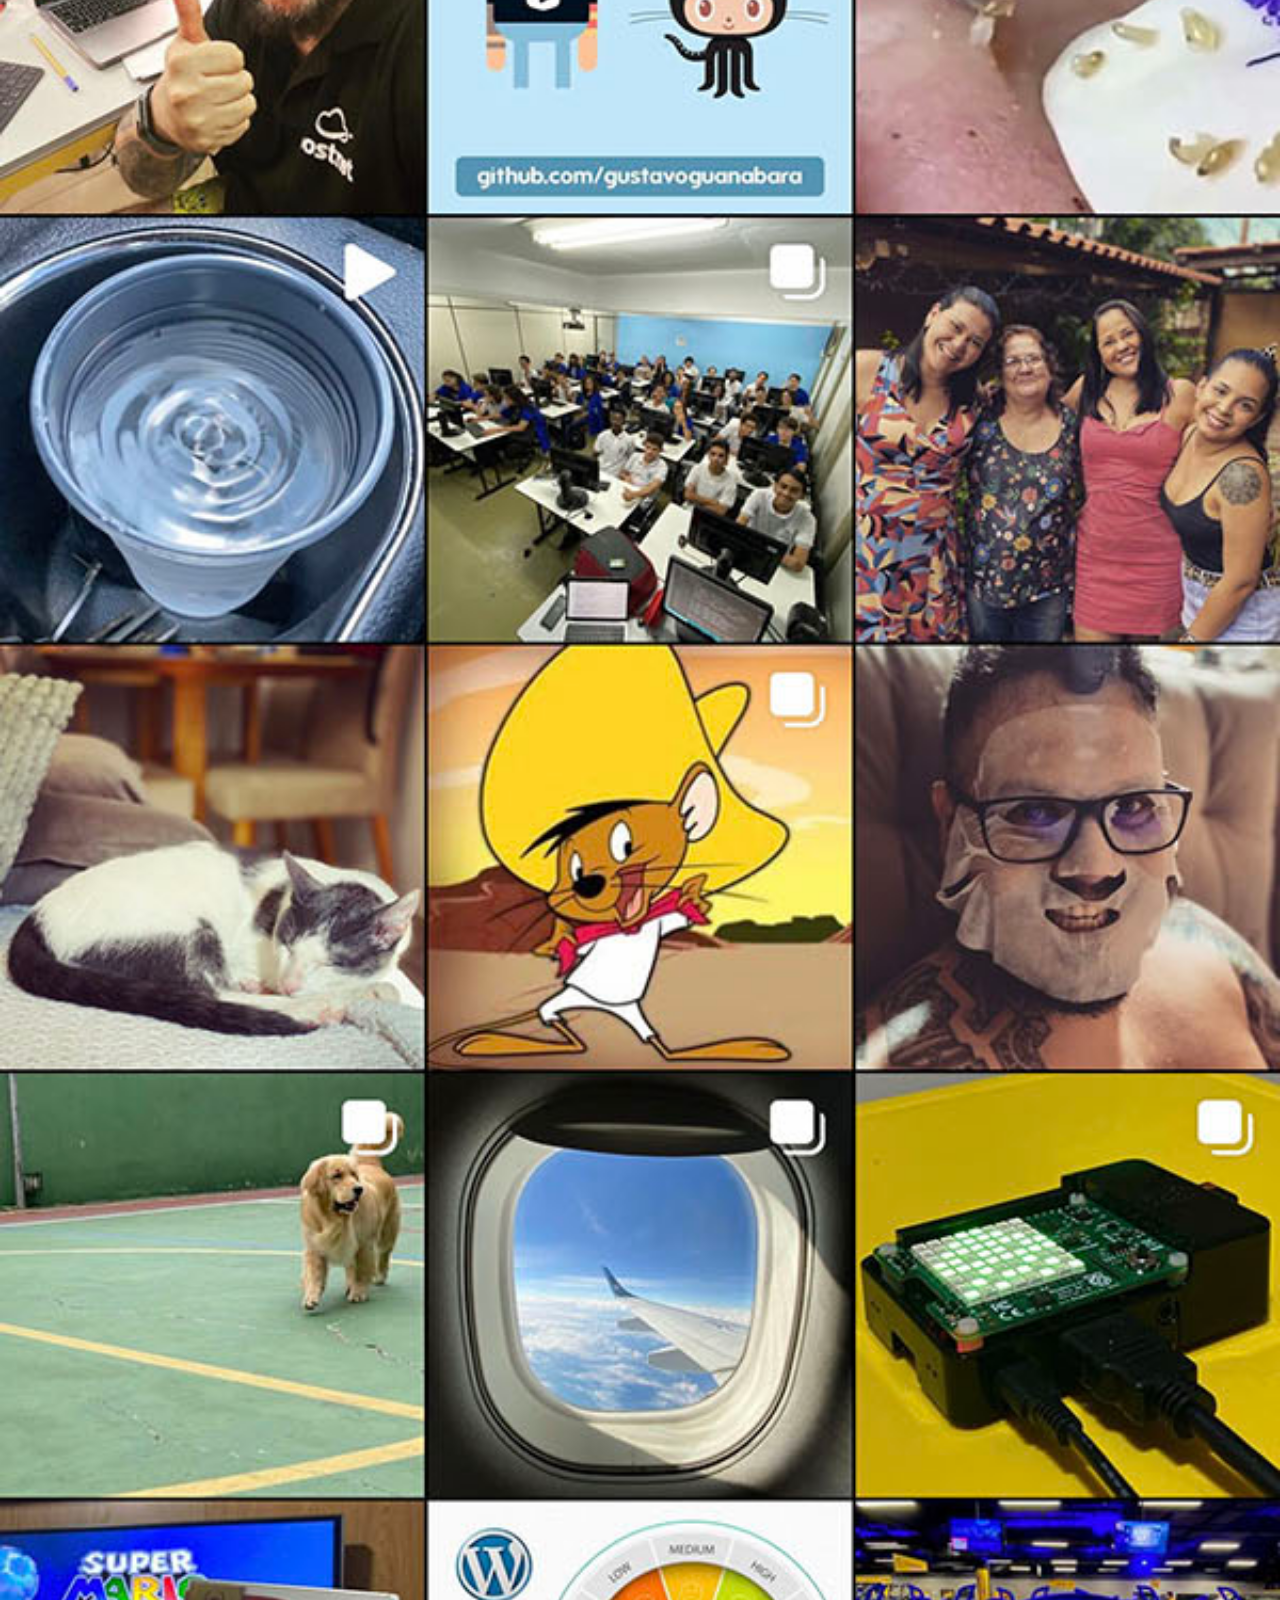
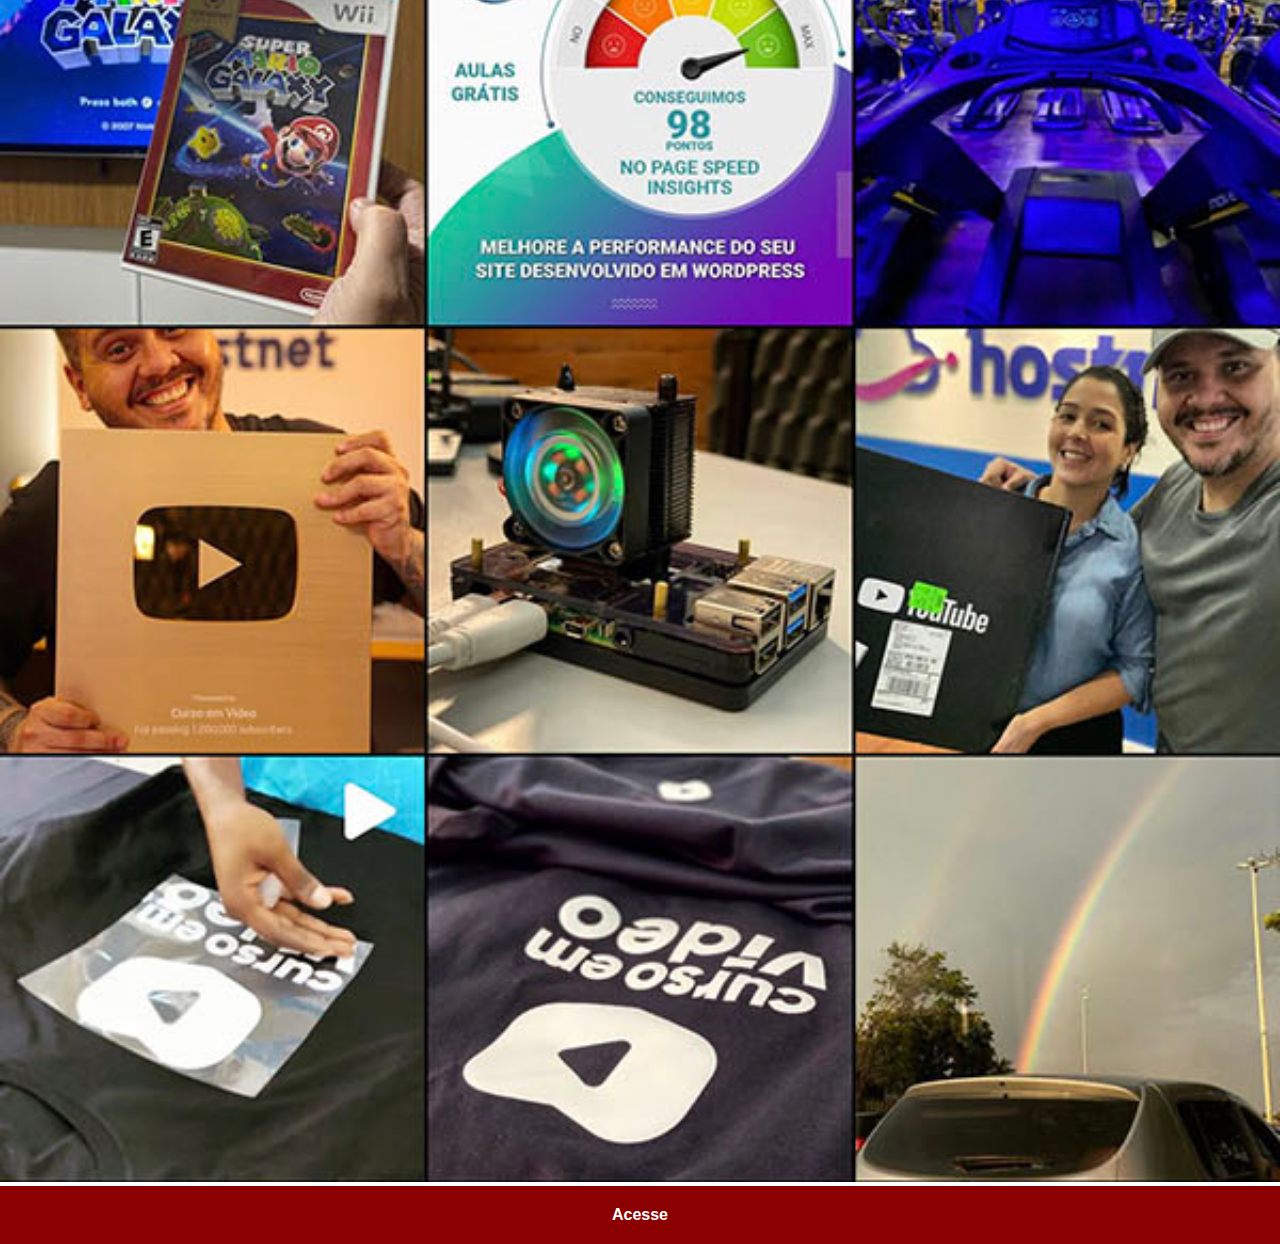
<file: instagram.html>
<!DOCTYPE html>
<html lang="en">
<head>
    <meta charset="UTF-8">
    <meta name="viewport" content="width=device-width, initial-scale=1.0">
    <title>Instagram</title>
    <link rel="stylesheet" href="estilos/social.css">
</head>
<body>
    <img src="imagens/tela-instagram.jpg" alt="Instagram">
    <a href="https://www.instagram.com" target="_blank">Acesse</a>
</body>
</html>
</file>
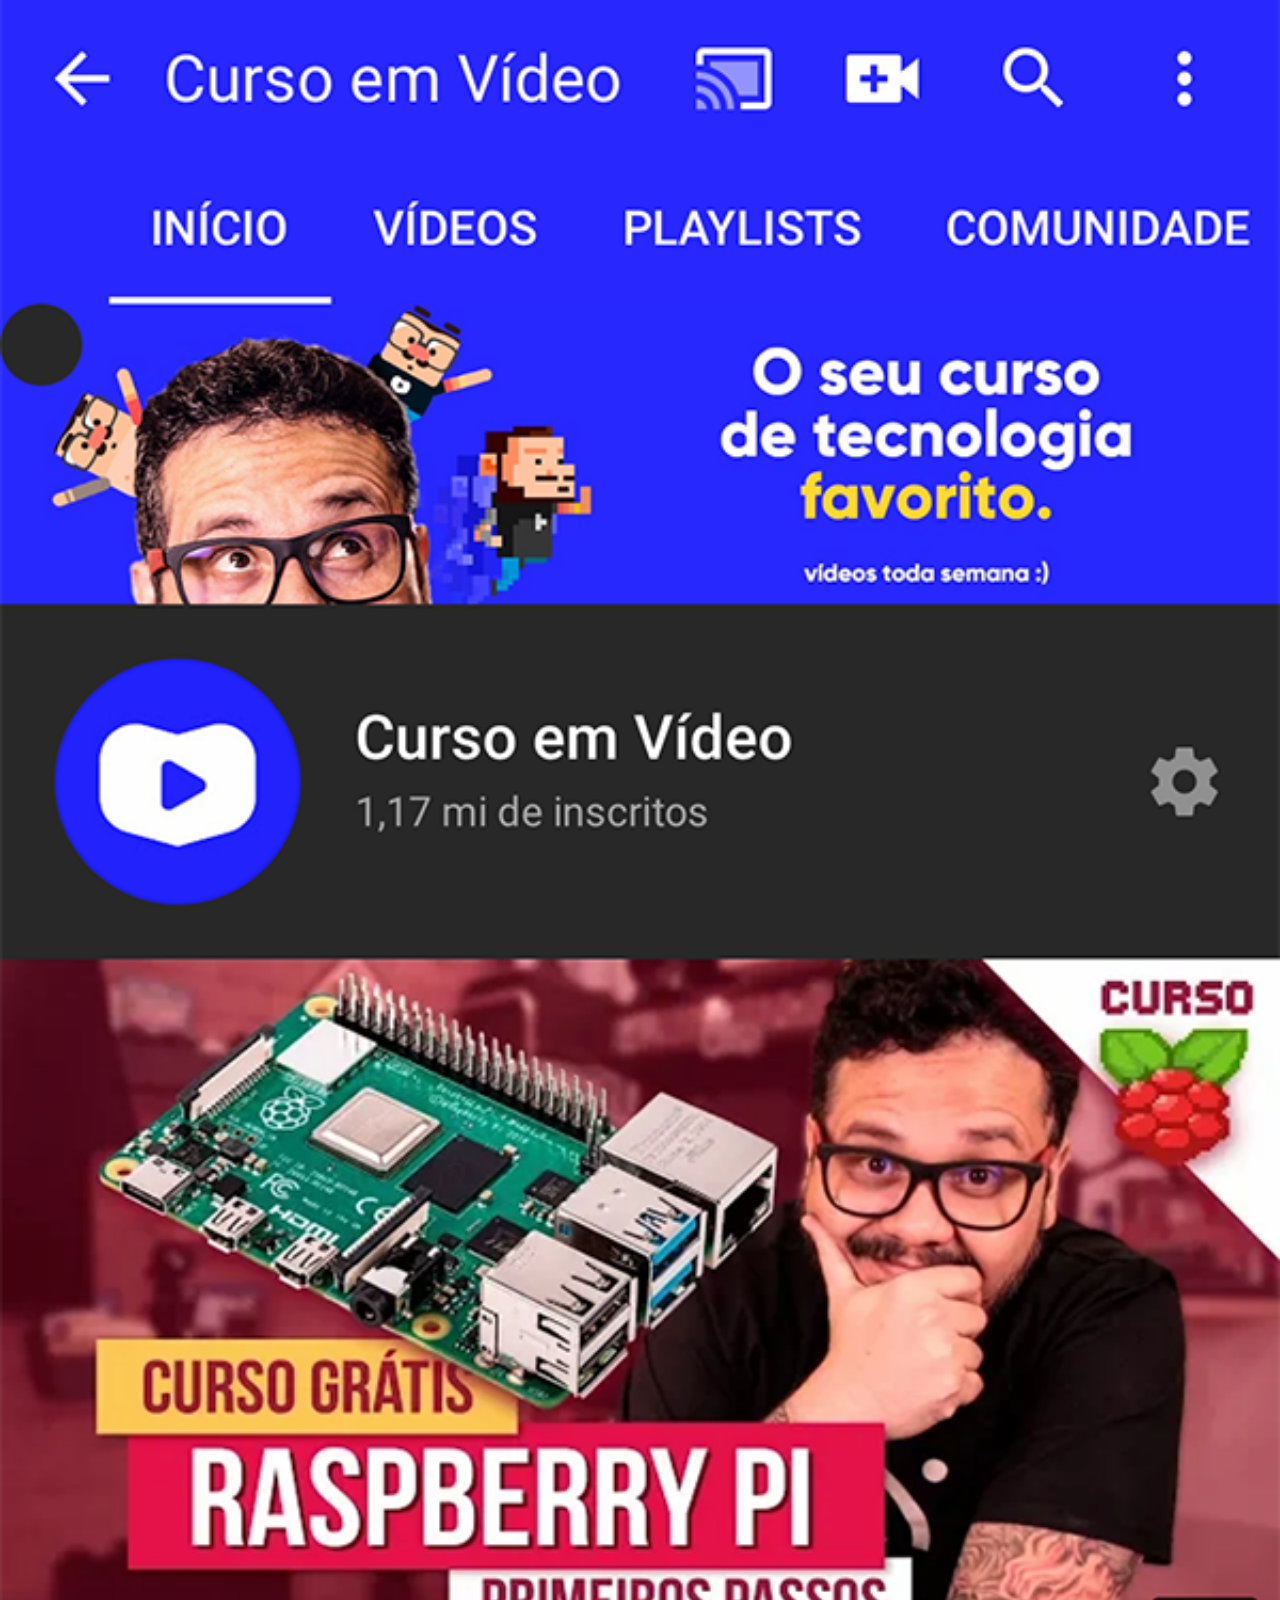
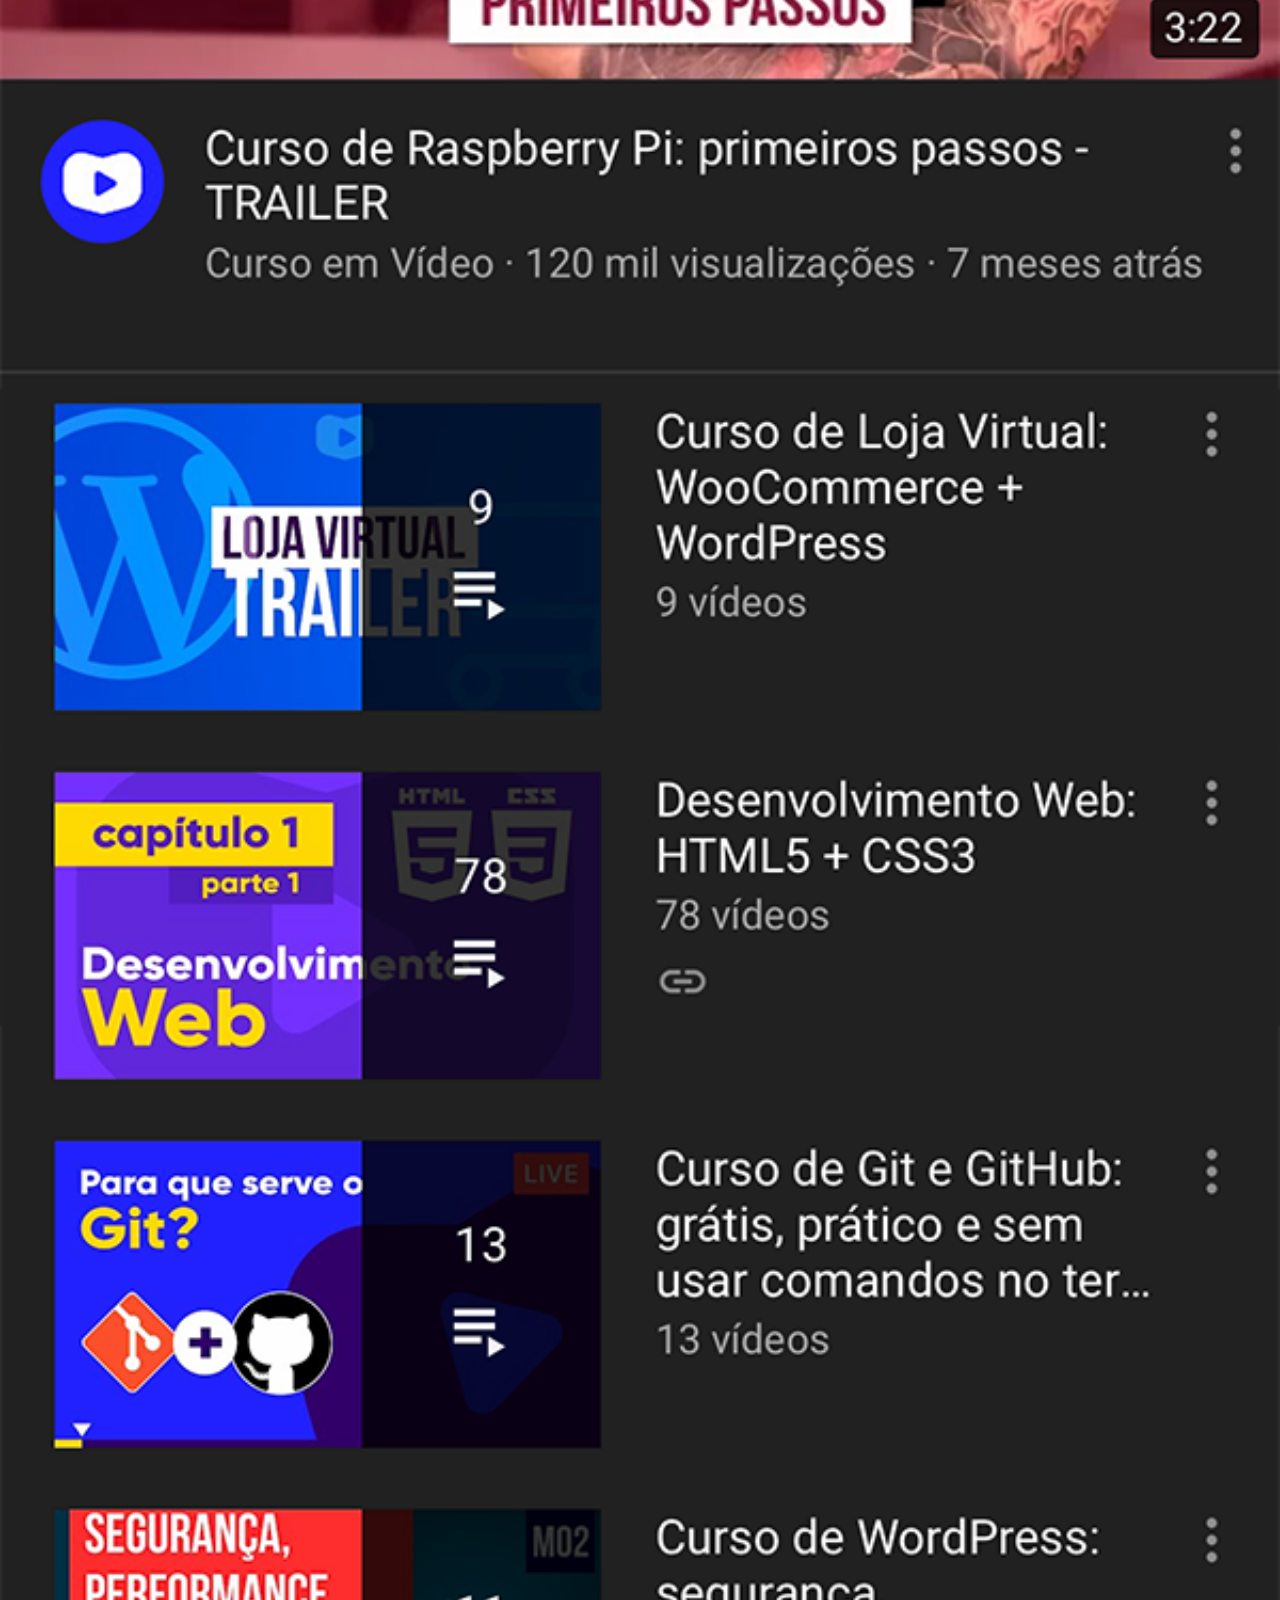
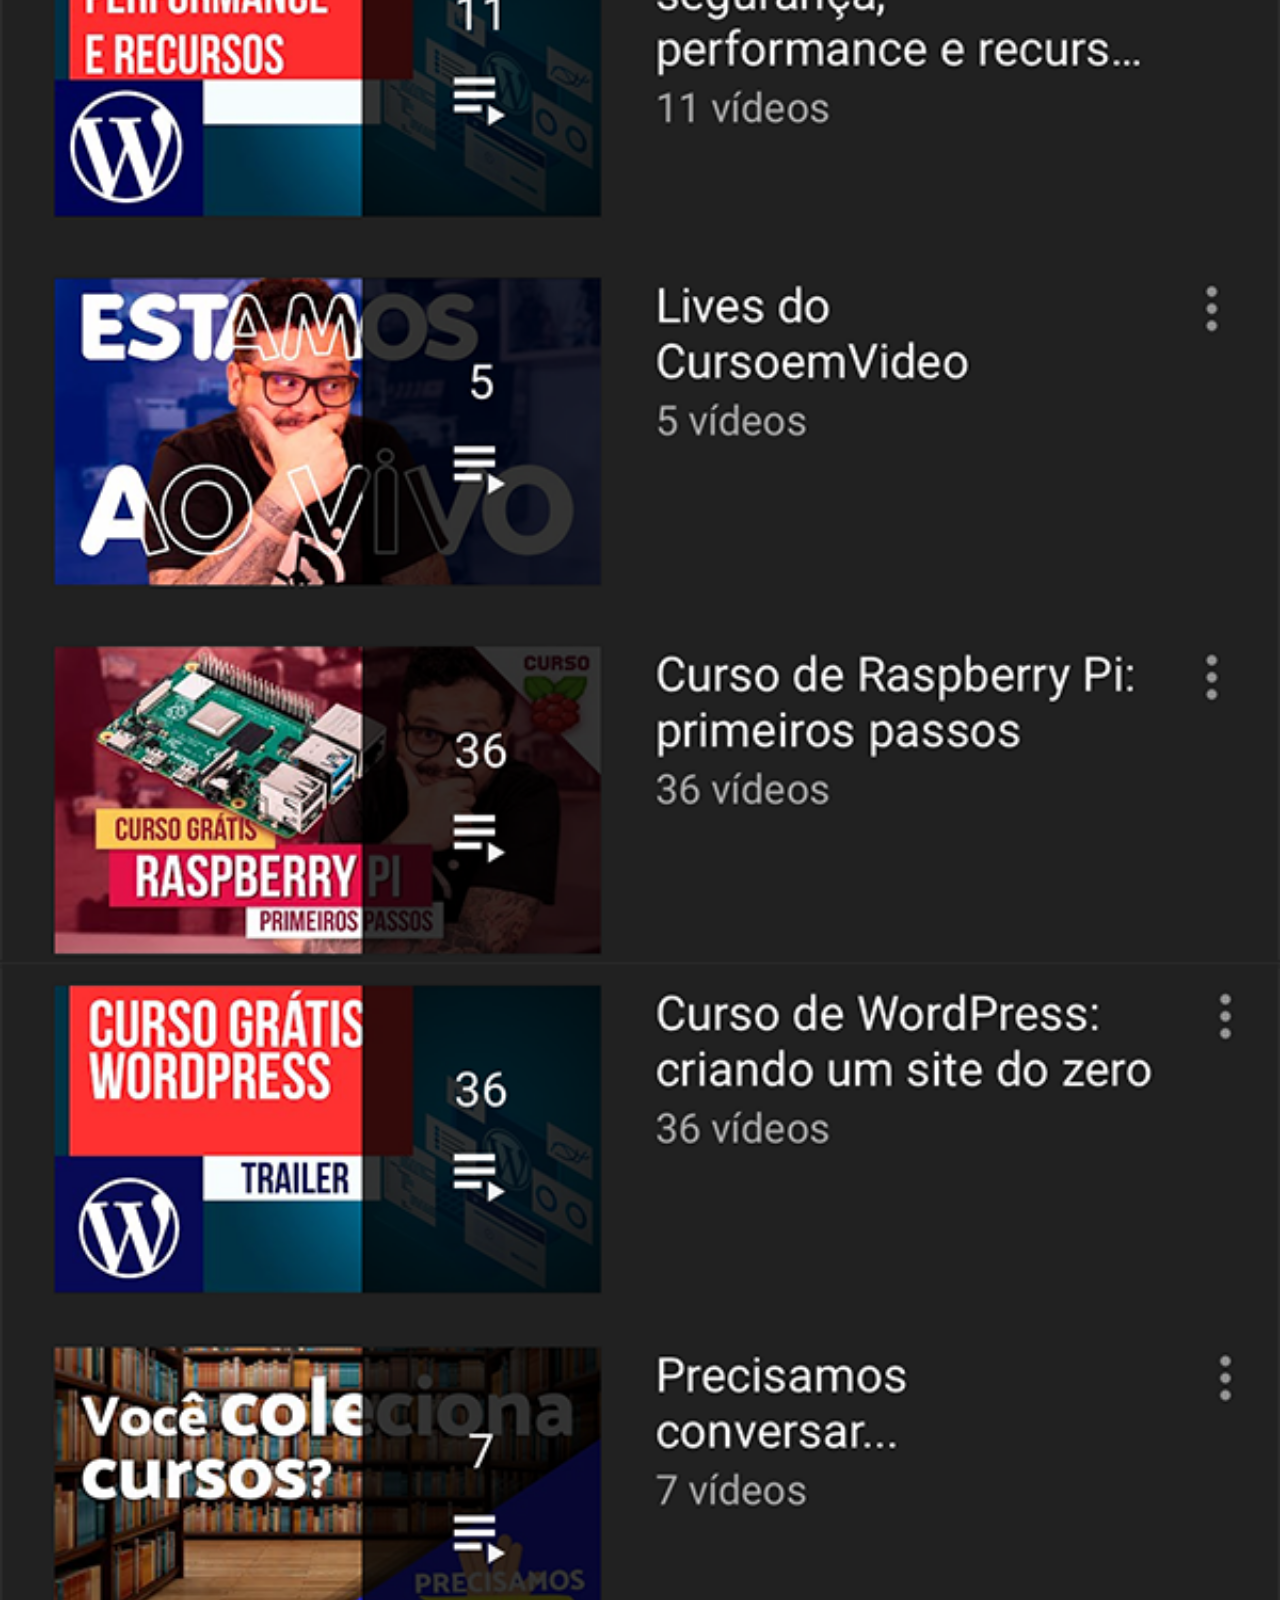
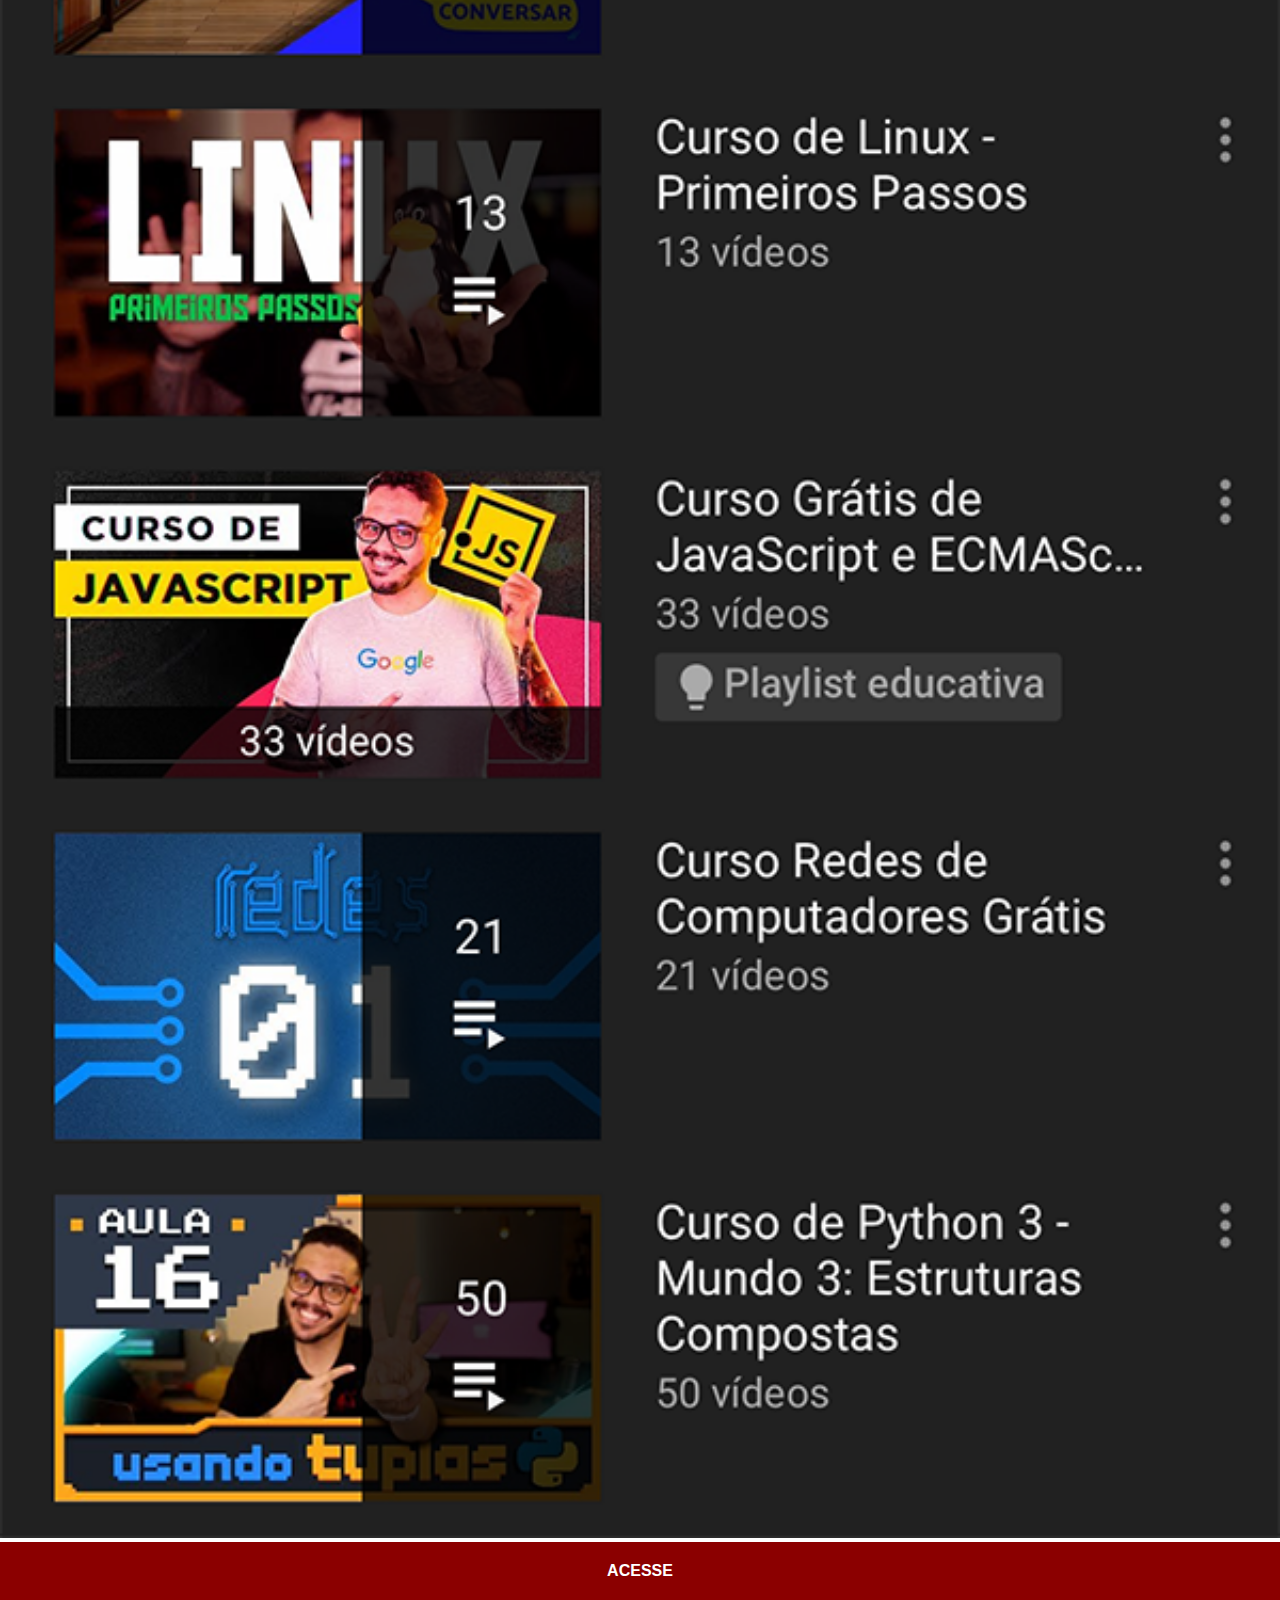
<file: youtube.html>
<!DOCTYPE html>
<html lang="pt-br">
<head>
    <meta charset="UTF-8">
    <meta name="viewport" content="width=device-width, initial-scale=1.0">
    <title>YouTube</title>
    <style>
*{
    margin: 0px;
    padding: 0px;
    font-family: Arial, Helvetica, sans-serif;
}

::-webkit-scrollbar{
    width: 0px;
    height: 0px;
}

img{
    width: 100vw;
}
a{
    display: block;
    background-color: darkred;
    color: white;
    padding: 20px;
    text-align: center;
    font-weight: bolder;
    text-decoration: none;
}

    </style>
</head>
<body>
   <img src="imagens/tela-youtube.png" alt="YouTube">
   <a href="https://www.youtube.com/@CursoemVideo" target="_blank">ACESSE</a>
</body>
</html>
</file>
<file: estilos/style.css>
@charset "UTF-8";

*{
    margin: 0px;
    padding: 0px;
    font-family: Arial, Helvetica, sans-serif;
}

html, body{
    height: 100vh;
    width: 100vw;
    background-color: rgb(0, 0, 0);
}

body{
    background: url(../imagens/fundo-madeira.jpg) no-repeat top center;
    background-size: cover;
    background-attachment: fixed;
}

main{
    height: 100vh;
    position: relative; 
    
}

#telefone{
    position: absolute;
    top: 50%;
    left: 50%;
    transform: translate(-50%, -50%);

    height: 627px;
    width: 311px;  
    background: url(../imagens/frame-iphone.png) no-repeat;
}

#tela{
    position: relative;
    top: 80px;
    left: 22px;
    width: 267px;
    height: 471px;
}
#redes-sociais{
    text-align: right;
    position: relative;
    right: 50px; 
    top: 270px;
}

#redes-sociais img:hover{
    border: 3px solid rgba(255, 255, 255, 0.425);
    transform: translate(-3px, -3px);
    box-shadow: 5px 5px 10px black;
    transition: .2s;
}

#redes-sociais img{
    width: 60px;
    margin: 10px;
    border-radius: 50%;
    box-shadow: 5px 6px 14px 2px black;
    box-sizing: border-box;
}
</file>
<file: estilos/social.css>
@charset "UTF-8";

*{
    margin: 0px;
    padding: 0px;
    font-family: Arial, Helvetica, sans-serif;
}

::-webkit-scrollbar{
    width: 0px;
    height: 0px;
}

img{
    width: 100vw;
}
a{
    display: block;
    background-color: darkred;
    color: white;
    padding: 20px;
    text-align: center;
    font-weight: bolder;
    text-decoration: none;
}

a:hover{
    background-color: red;
}
</file>
